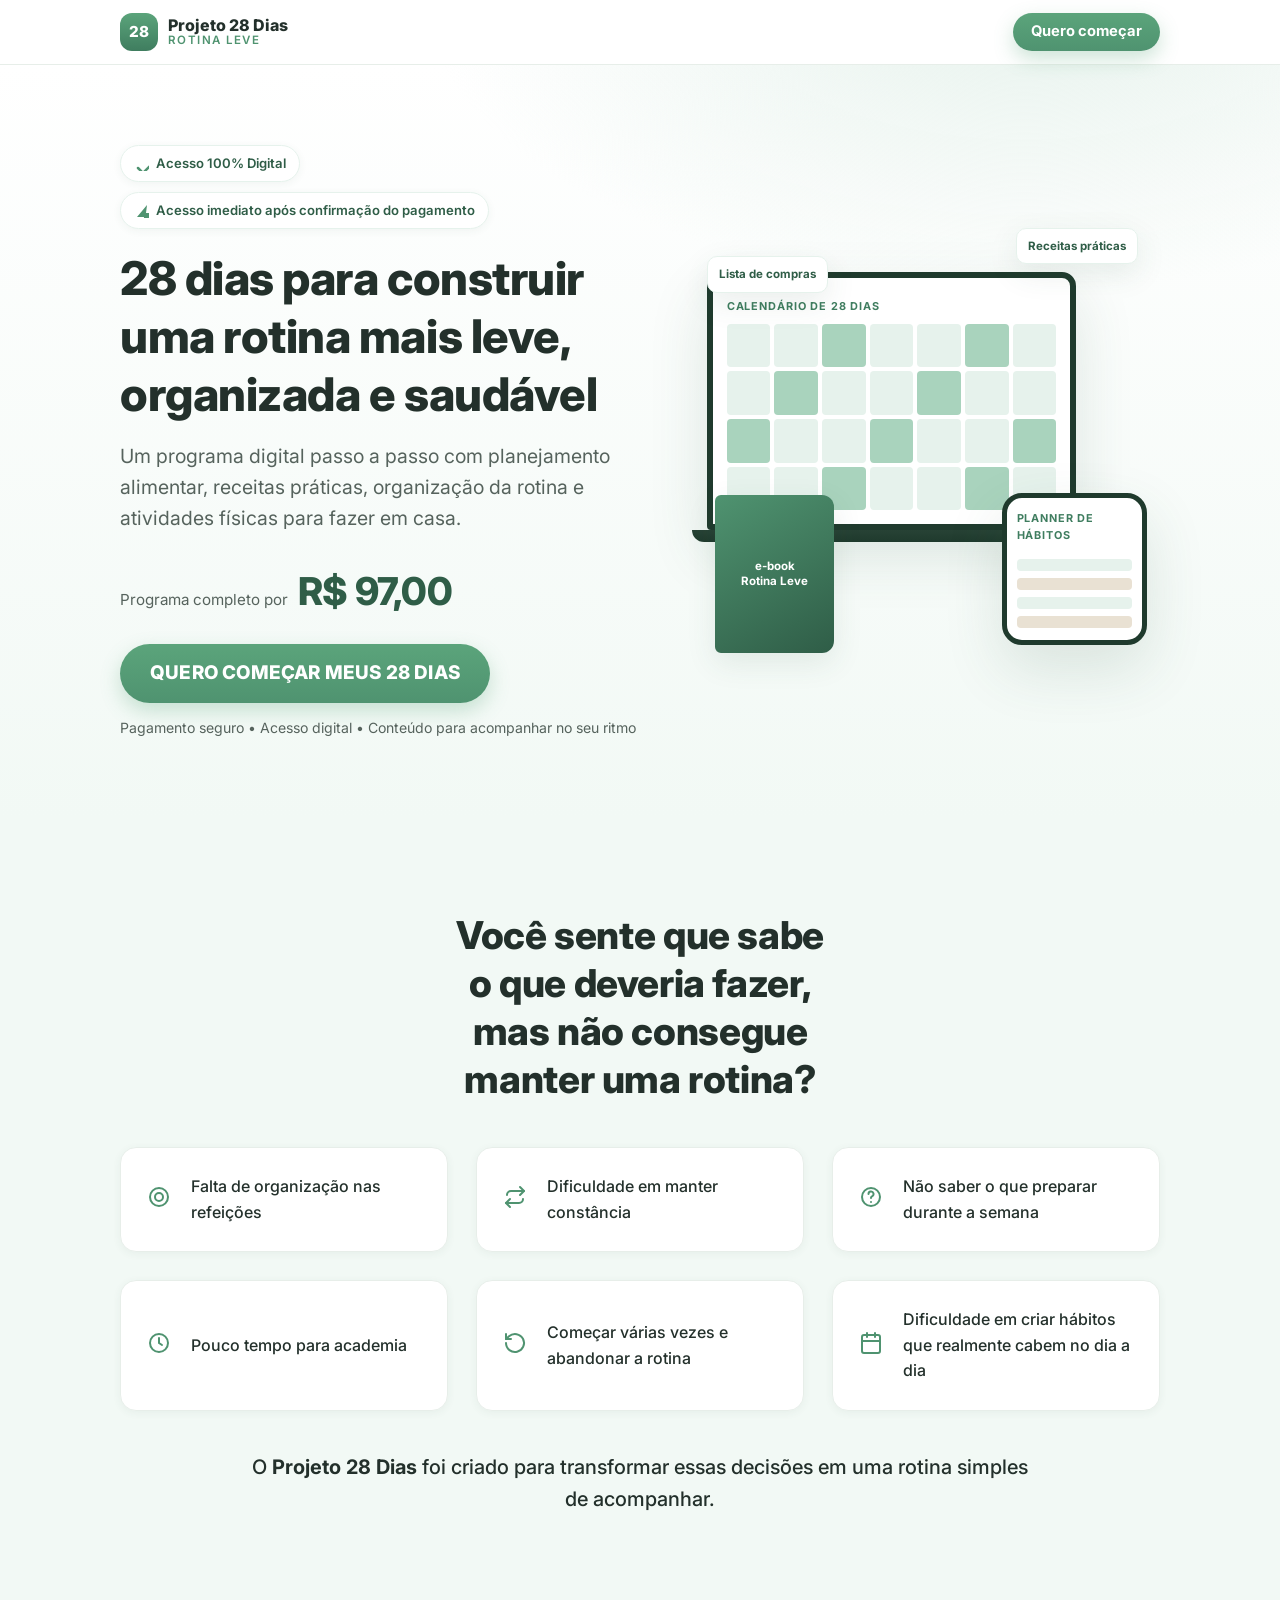
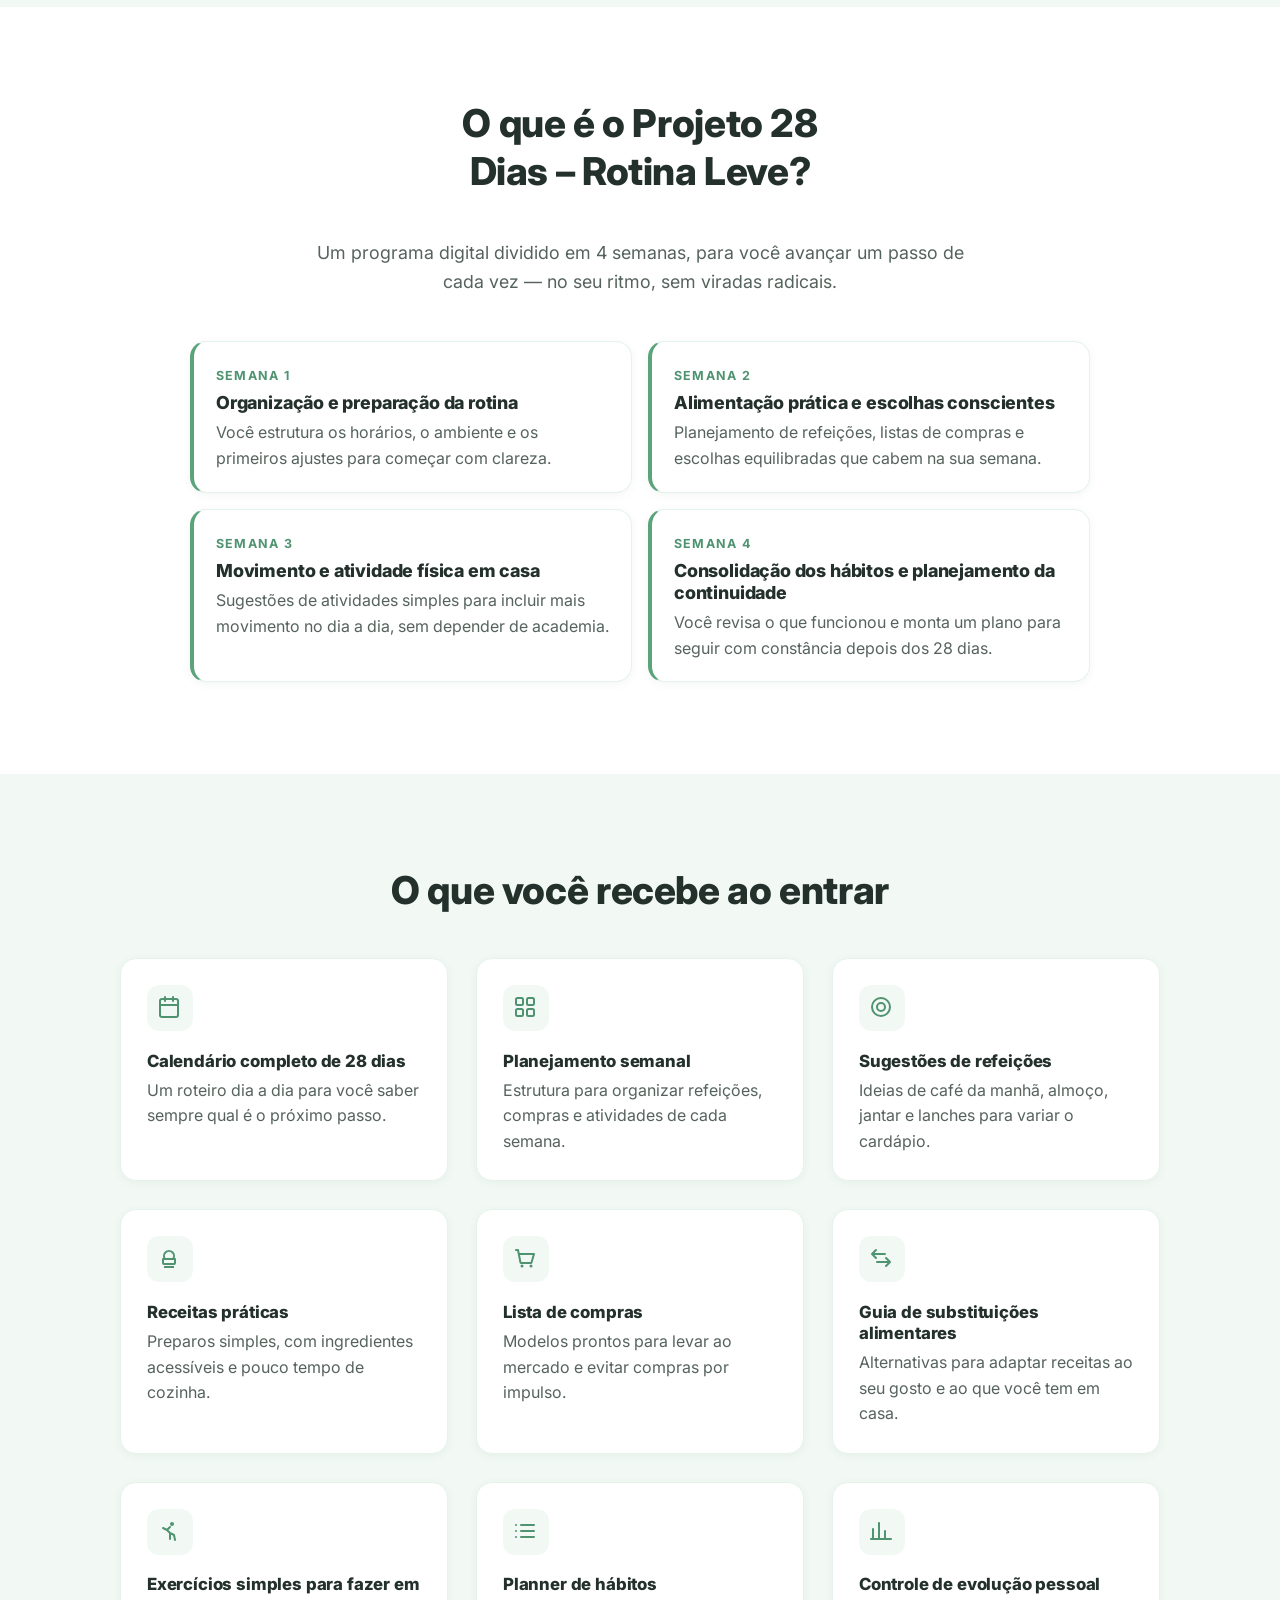
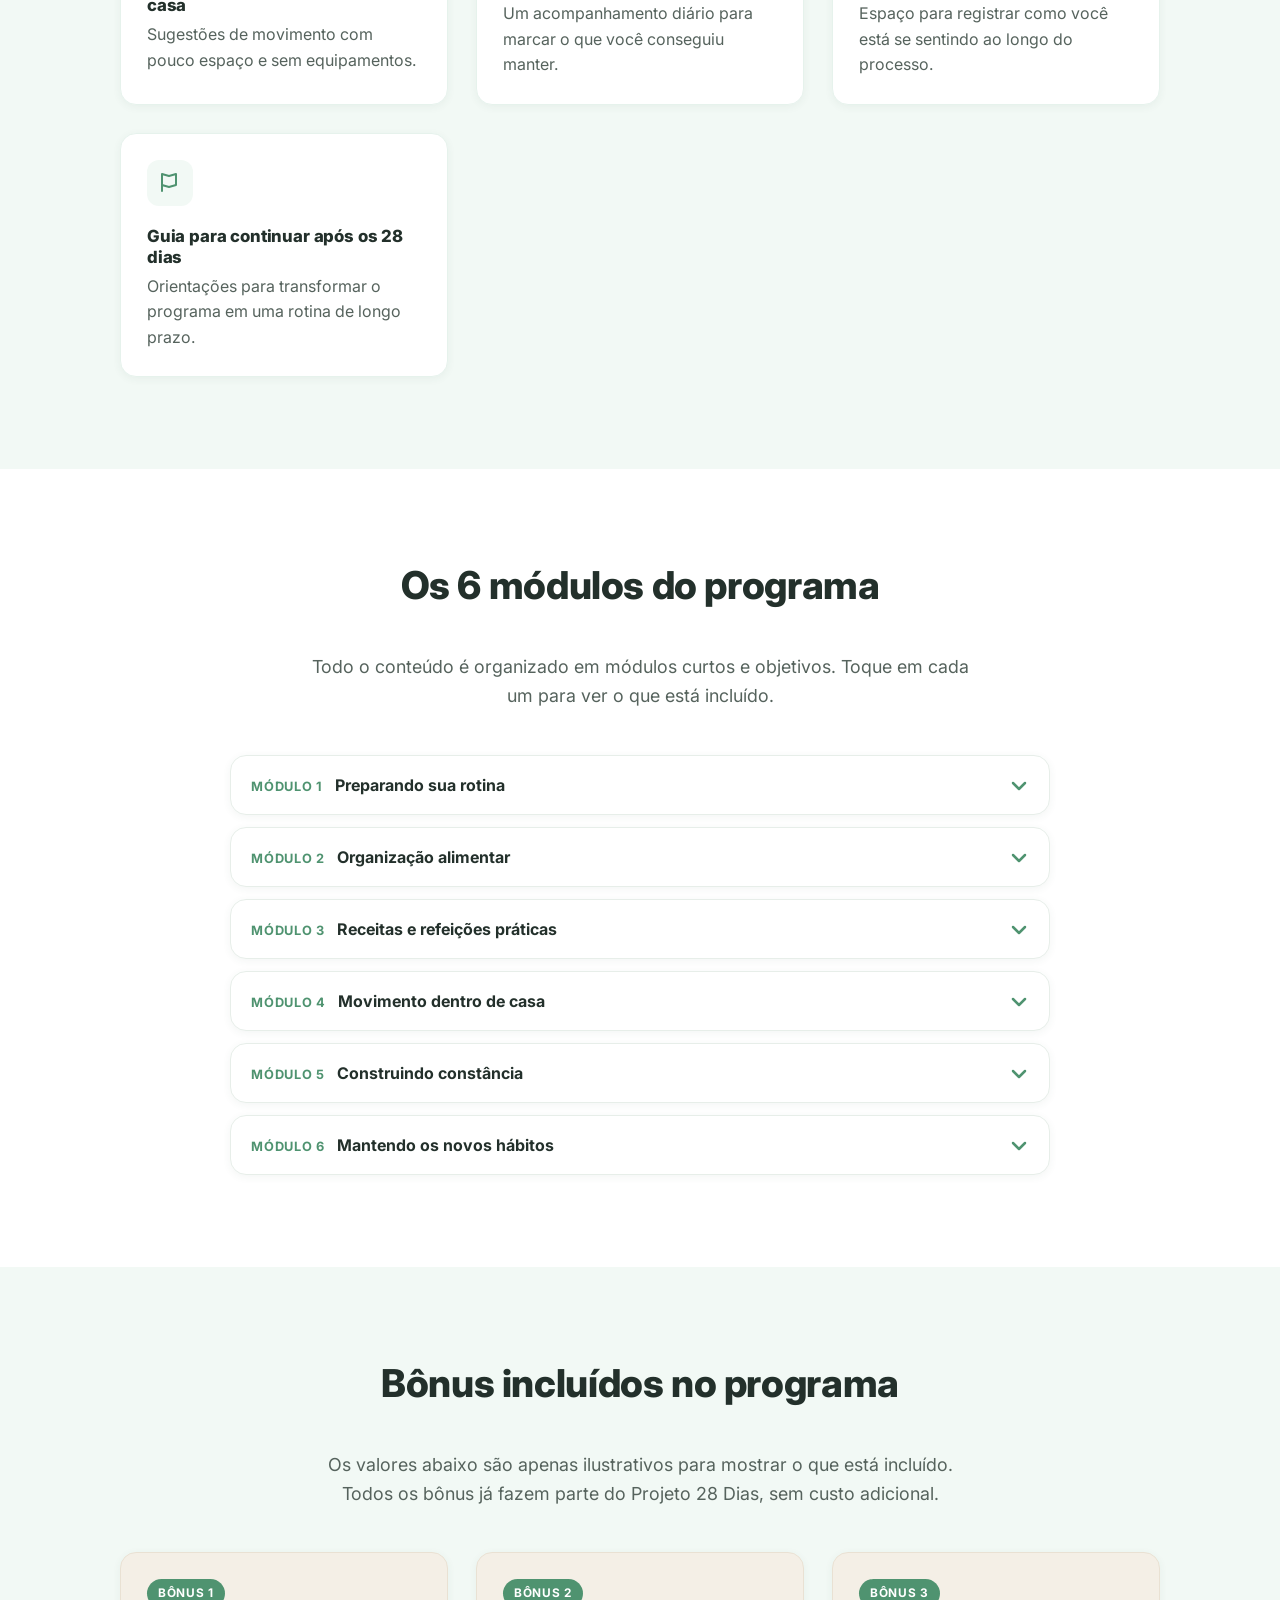
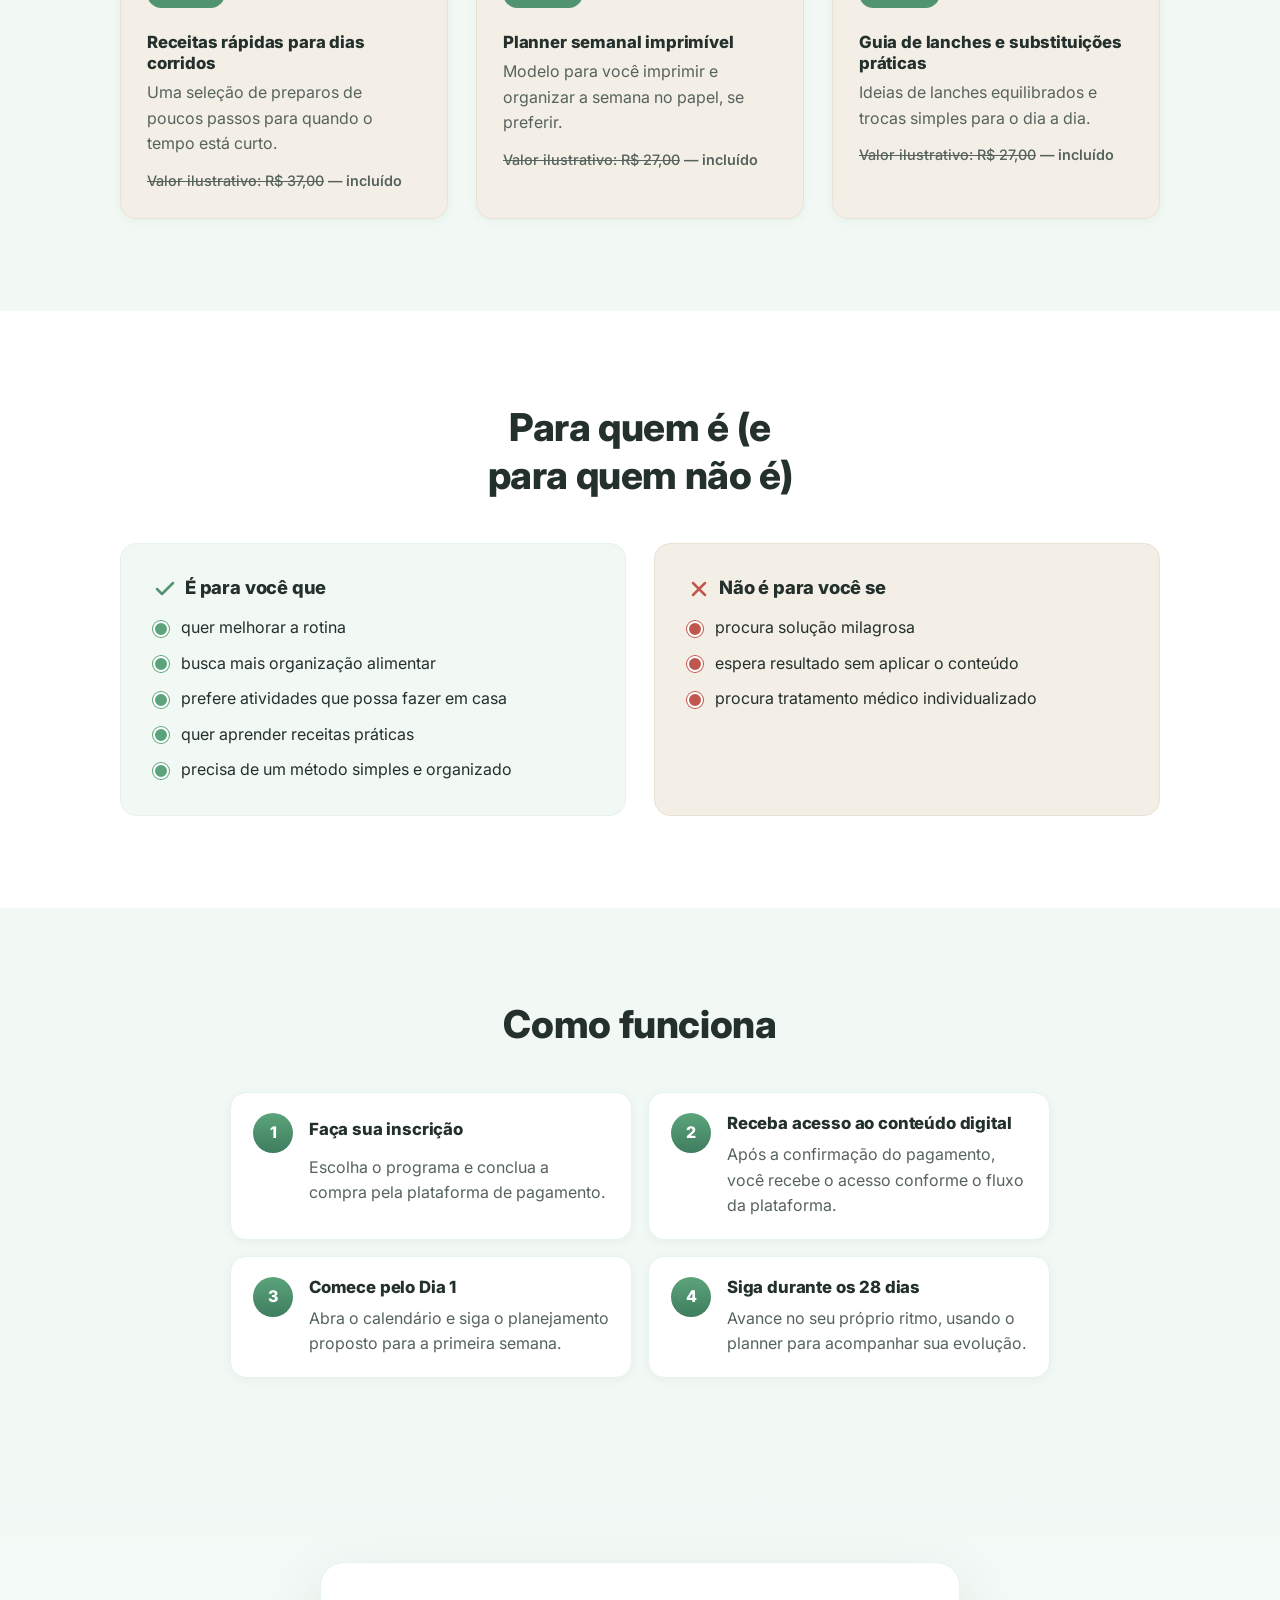
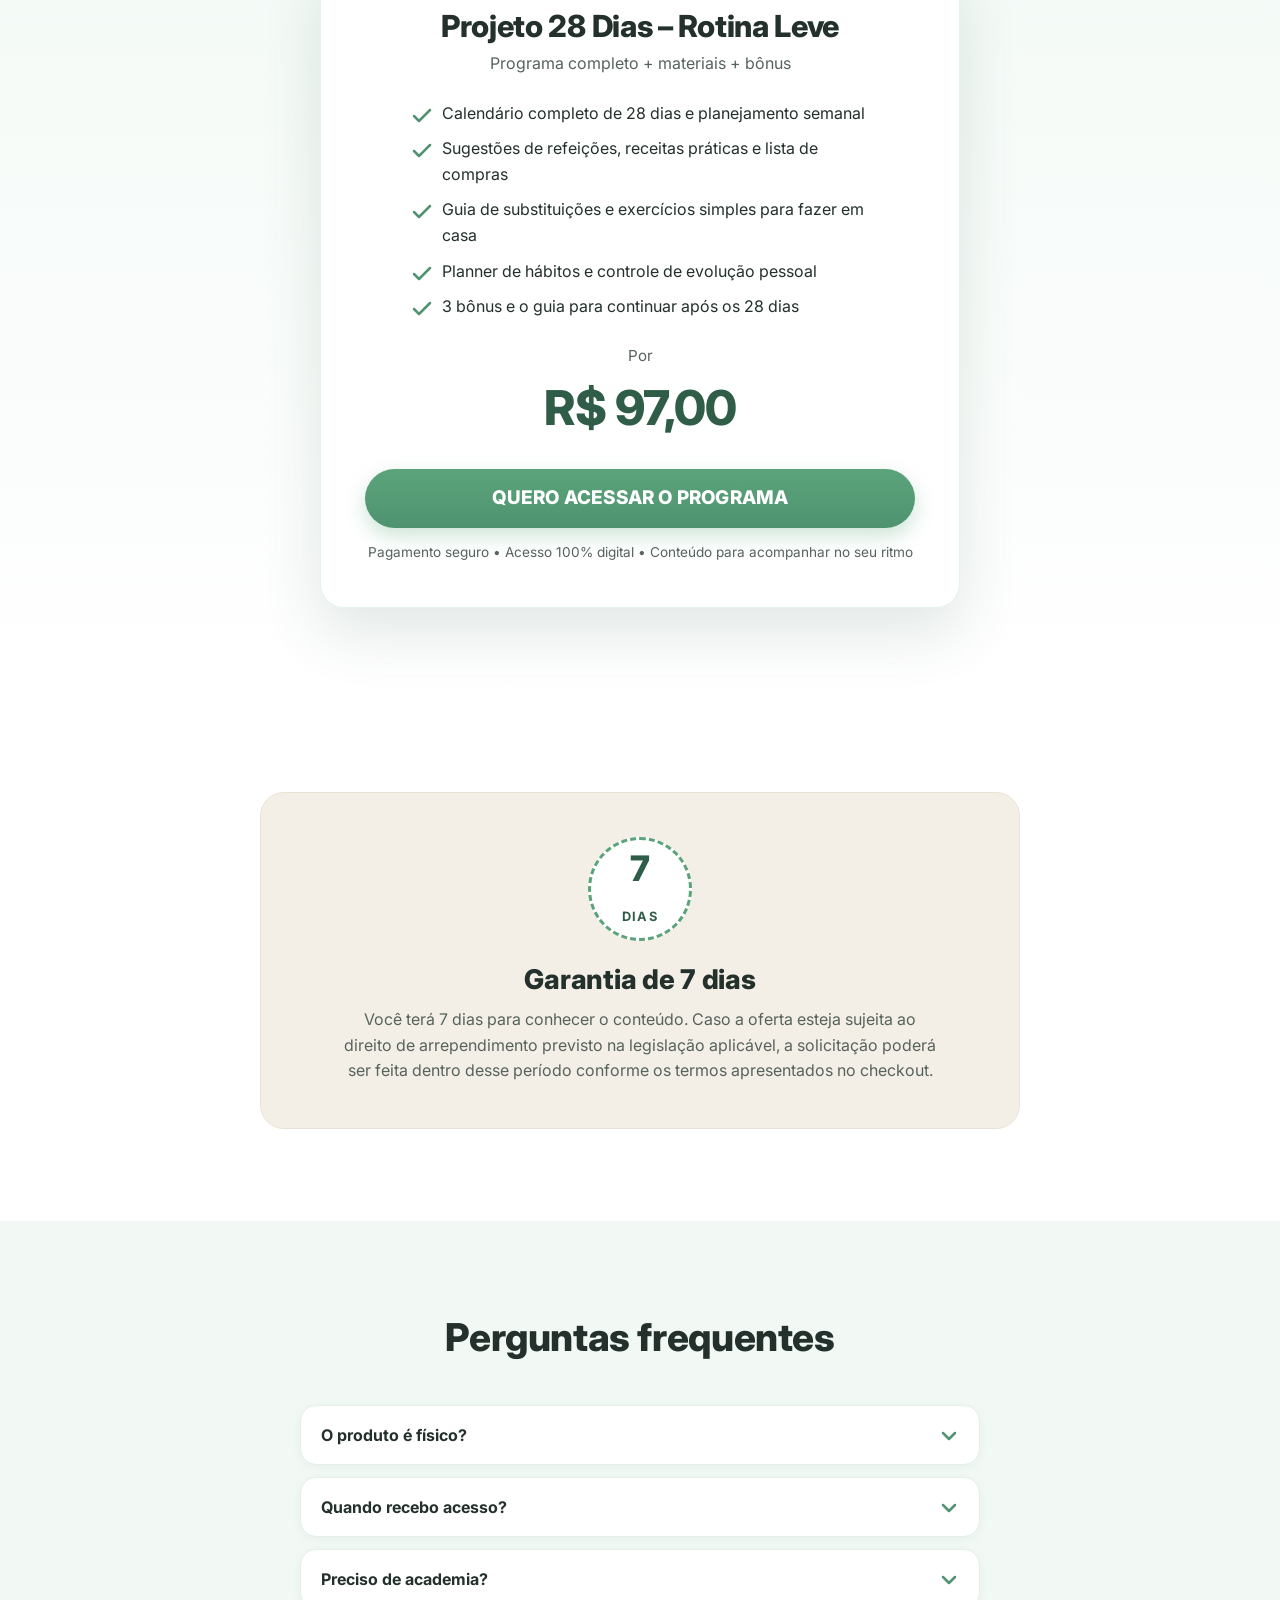
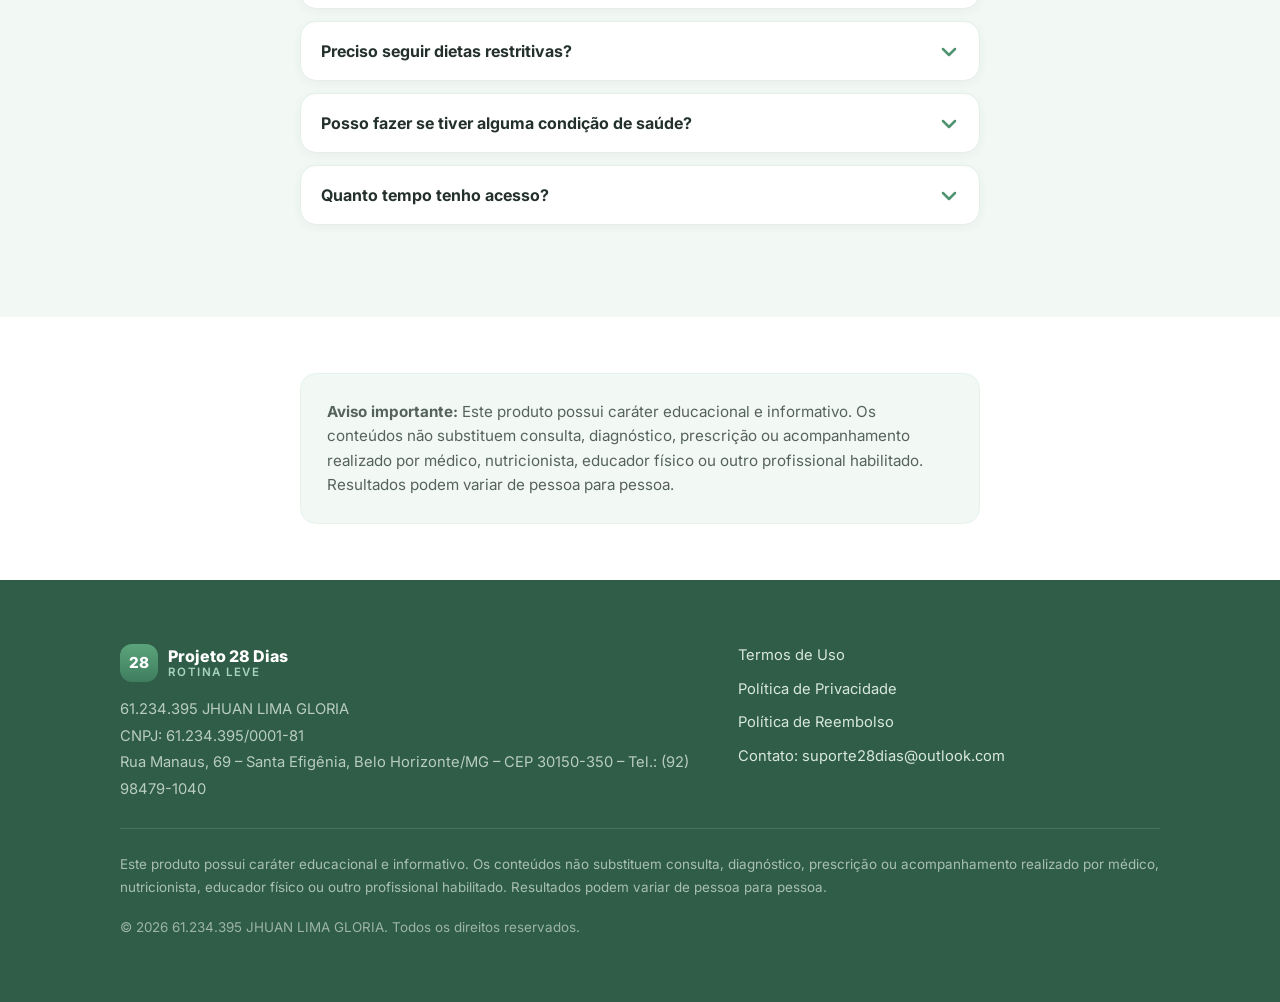
<file: index.html>
<!DOCTYPE html>
<html lang="pt-BR">
<head>
     <meta name="facebook-domain-verification" content="8h1nvyrbq6oewvk3vth55y5syfqxr0" />
<meta charset="UTF-8" />
<meta name="viewport" content="width=device-width, initial-scale=1.0" />

<title>Projeto 28 Dias – Rotina Leve | Programa digital de rotina e alimentação equilibrada</title>
<meta name="description" content="Projeto 28 Dias – Rotina Leve: programa digital passo a passo com planejamento alimentar, receitas práticas, organização da rotina e atividades físicas para fazer em casa. Acesso 100% digital." />
<meta name="theme-color" content="#5BA47B" />
<link rel="canonical" href="https://exemplo.com/" />

<!-- Open Graph -->
<meta property="og:type" content="website" />
<meta property="og:site_name" content="Projeto 28 Dias – Rotina Leve" />
<meta property="og:title" content="Projeto 28 Dias – Rotina Leve" />
<meta property="og:description" content="28 dias para construir uma rotina mais leve, organizada e saudável. Planejamento alimentar, receitas práticas e atividades físicas para fazer em casa." />
<meta property="og:url" content="https://exemplo.com/" />
<meta property="og:locale" content="pt_BR" />
<!-- Substitua pela imagem de compartilhamento real (1200x630) -->
<meta property="og:image" content="https://exemplo.com/og-image.jpg" />

<!-- Twitter -->
<meta name="twitter:card" content="summary_large_image" />
<meta name="twitter:title" content="Projeto 28 Dias – Rotina Leve" />
<meta name="twitter:description" content="28 dias para construir uma rotina mais leve, organizada e saudável." />
<meta name="twitter:image" content="https://exemplo.com/og-image.jpg" />

<!-- Favicon placeholder (troque por favicon real) -->
<link rel="icon" href="favicon.svg" type="image/svg+xml" />
<link rel="apple-touch-icon" href="favicon.svg" />

<!-- Fontes -->
<link rel="preconnect" href="https://fonts.googleapis.com" />
<link rel="preconnect" href="https://fonts.gstatic.com" crossorigin />
<link href="https://fonts.googleapis.com/css2?family=Inter:wght@400;500;600;700;800&display=swap" rel="stylesheet" />

<link rel="stylesheet" href="styles.css" />

<!-- =====================================================================
     TRACKING — PONTO DE INSERÇÃO 1 (head)
     Nada é carregado agora. Quando for ativar, cole aqui:
       • Meta Pixel (base code)
       • Google Analytics (gtag.js)
       • UTMify (script de captura de UTMs no <head>)
     ===================================================================== -->
<!-- <script>/* Meta Pixel aqui */</script> -->
<!-- <script async src="https://www.googletagmanager.com/gtag/js?id=G-XXXXXXX"></script> -->
<!-- <script>/* UTMify aqui */</script> -->
</head>
<body>

<!-- ============ HEADER ============ -->
<header class="site-header">
  <div class="container site-header__inner">
    <a href="#" class="brand" aria-label="Projeto 28 Dias – Rotina Leve">
      <span class="brand__mark" aria-hidden="true">28</span>
      <span class="brand__text">Projeto 28 Dias<small>Rotina Leve</small></span>
    </a>
    <a href="#oferta" class="btn btn--sm btn--primary js-checkout" data-track="cta_header">Quero começar</a>
  </div>
</header>

<main>

  <!-- ============ 1. HERO ============ -->
  <section class="hero">
    <div class="container hero__grid">
      <div class="hero__content reveal">
        <div class="badges">
          <span class="badge"><svg class="ico" aria-hidden="true"><use href="#i-check"/></svg> Acesso 100% Digital</span>
          <span class="badge"><svg class="ico" aria-hidden="true"><use href="#i-bolt"/></svg> Acesso imediato após confirmação do pagamento</span>
        </div>

        <h1 class="hero__title">28 dias para construir uma rotina mais leve, organizada e saudável</h1>

        <p class="hero__subtitle">Um programa digital passo a passo com planejamento alimentar, receitas práticas, organização da rotina e atividades físicas para fazer em casa.</p>

        <div class="hero__price">
          <span class="hero__price-label">Programa completo por</span>
          <span class="price price--lg"><span class="price__cents js-price">R$ 97,00</span></span>
        </div>

        <a href="#oferta" class="btn btn--lg btn--primary btn--block js-checkout" data-track="cta_hero">QUERO COMEÇAR MEUS 28 DIAS</a>

        <p class="hero__reassurance">Pagamento seguro • Acesso digital • Conteúdo para acompanhar no seu ritmo</p>
      </div>

      <div class="hero__media reveal" aria-hidden="true">
        <!-- Espaço visual para mockup do produto (notebook, celular, e-book, calendário, planner, receitas) -->
        <div class="mockup">
          <div class="mockup__laptop">
            <div class="mockup__laptop-screen">
              <span class="mockup__tag">Calendário de 28 dias</span>
              <div class="mockup__calendar">
                <span></span><span></span><span></span><span></span><span></span><span></span><span></span>
                <span></span><span></span><span></span><span></span><span></span><span></span><span></span>
                <span></span><span></span><span></span><span></span><span></span><span></span><span></span>
                <span></span><span></span><span></span><span></span><span></span><span></span><span></span>
              </div>
            </div>
            <div class="mockup__laptop-base"></div>
          </div>
          <div class="mockup__phone">
            <span class="mockup__tag">Planner de hábitos</span>
            <div class="mockup__phone-list">
              <i></i><i></i><i></i><i></i>
            </div>
          </div>
          <div class="mockup__ebook">
            <span>e-book<br>Rotina Leve</span>
          </div>
          <div class="mockup__card mockup__card--recipes">Receitas práticas</div>
          <div class="mockup__card mockup__card--list">Lista de compras</div>
        </div>
      </div>
    </div>
  </section>

  <!-- ============ 2. IDENTIFICAÇÃO ============ -->
  <section class="section section--tint" id="identificacao">
    <div class="container">
      <h2 class="section__title reveal">Você sente que sabe o que deveria fazer, mas não consegue manter uma rotina?</h2>
      <div class="grid grid--cards reveal">
        <article class="card card--pain"><svg class="ico ico--lg" aria-hidden="true"><use href="#i-plate"/></svg><p>Falta de organização nas refeições</p></article>
        <article class="card card--pain"><svg class="ico ico--lg" aria-hidden="true"><use href="#i-repeat"/></svg><p>Dificuldade em manter constância</p></article>
        <article class="card card--pain"><svg class="ico ico--lg" aria-hidden="true"><use href="#i-question"/></svg><p>Não saber o que preparar durante a semana</p></article>
        <article class="card card--pain"><svg class="ico ico--lg" aria-hidden="true"><use href="#i-clock"/></svg><p>Pouco tempo para academia</p></article>
        <article class="card card--pain"><svg class="ico ico--lg" aria-hidden="true"><use href="#i-restart"/></svg><p>Começar várias vezes e abandonar a rotina</p></article>
        <article class="card card--pain"><svg class="ico ico--lg" aria-hidden="true"><use href="#i-calendar"/></svg><p>Dificuldade em criar hábitos que realmente cabem no dia a dia</p></article>
      </div>
      <p class="section__closing reveal">O <strong>Projeto 28 Dias</strong> foi criado para transformar essas decisões em uma rotina simples de acompanhar.</p>
    </div>
  </section>

  <!-- ============ 3. APRESENTAÇÃO DO MÉTODO ============ -->
  <section class="section" id="metodo">
    <div class="container">
      <h2 class="section__title reveal">O que é o Projeto 28 Dias – Rotina Leve?</h2>
      <p class="section__lead reveal">Um programa digital dividido em 4 semanas, para você avançar um passo de cada vez — no seu ritmo, sem viradas radicais.</p>

      <ol class="timeline reveal">
        <li class="timeline__item">
          <span class="timeline__week">Semana 1</span>
          <h3 class="timeline__heading">Organização e preparação da rotina</h3>
          <p>Você estrutura os horários, o ambiente e os primeiros ajustes para começar com clareza.</p>
        </li>
        <li class="timeline__item">
          <span class="timeline__week">Semana 2</span>
          <h3 class="timeline__heading">Alimentação prática e escolhas conscientes</h3>
          <p>Planejamento de refeições, listas de compras e escolhas equilibradas que cabem na sua semana.</p>
        </li>
        <li class="timeline__item">
          <span class="timeline__week">Semana 3</span>
          <h3 class="timeline__heading">Movimento e atividade física em casa</h3>
          <p>Sugestões de atividades simples para incluir mais movimento no dia a dia, sem depender de academia.</p>
        </li>
        <li class="timeline__item">
          <span class="timeline__week">Semana 4</span>
          <h3 class="timeline__heading">Consolidação dos hábitos e planejamento da continuidade</h3>
          <p>Você revisa o que funcionou e monta um plano para seguir com constância depois dos 28 dias.</p>
        </li>
      </ol>
    </div>
  </section>

  <!-- ============ 4. O QUE VOCÊ RECEBE ============ -->
  <section class="section section--tint" id="conteudo">
    <div class="container">
      <h2 class="section__title reveal">O que você recebe ao entrar</h2>
      <div class="grid grid--deliverables reveal">
        <article class="card card--deliverable"><svg class="ico ico--lg" aria-hidden="true"><use href="#i-calendar"/></svg><h3>Calendário completo de 28 dias</h3><p>Um roteiro dia a dia para você saber sempre qual é o próximo passo.</p></article>
        <article class="card card--deliverable"><svg class="ico ico--lg" aria-hidden="true"><use href="#i-grid"/></svg><h3>Planejamento semanal</h3><p>Estrutura para organizar refeições, compras e atividades de cada semana.</p></article>
        <article class="card card--deliverable"><svg class="ico ico--lg" aria-hidden="true"><use href="#i-plate"/></svg><h3>Sugestões de refeições</h3><p>Ideias de café da manhã, almoço, jantar e lanches para variar o cardápio.</p></article>
        <article class="card card--deliverable"><svg class="ico ico--lg" aria-hidden="true"><use href="#i-chef"/></svg><h3>Receitas práticas</h3><p>Preparos simples, com ingredientes acessíveis e pouco tempo de cozinha.</p></article>
        <article class="card card--deliverable"><svg class="ico ico--lg" aria-hidden="true"><use href="#i-cart"/></svg><h3>Lista de compras</h3><p>Modelos prontos para levar ao mercado e evitar compras por impulso.</p></article>
        <article class="card card--deliverable"><svg class="ico ico--lg" aria-hidden="true"><use href="#i-swap"/></svg><h3>Guia de substituições alimentares</h3><p>Alternativas para adaptar receitas ao seu gosto e ao que você tem em casa.</p></article>
        <article class="card card--deliverable"><svg class="ico ico--lg" aria-hidden="true"><use href="#i-run"/></svg><h3>Exercícios simples para fazer em casa</h3><p>Sugestões de movimento com pouco espaço e sem equipamentos.</p></article>
        <article class="card card--deliverable"><svg class="ico ico--lg" aria-hidden="true"><use href="#i-list"/></svg><h3>Planner de hábitos</h3><p>Um acompanhamento diário para marcar o que você conseguiu manter.</p></article>
        <article class="card card--deliverable"><svg class="ico ico--lg" aria-hidden="true"><use href="#i-chart"/></svg><h3>Controle de evolução pessoal</h3><p>Espaço para registrar como você está se sentindo ao longo do processo.</p></article>
        <article class="card card--deliverable"><svg class="ico ico--lg" aria-hidden="true"><use href="#i-flag"/></svg><h3>Guia para continuar após os 28 dias</h3><p>Orientações para transformar o programa em uma rotina de longo prazo.</p></article>
      </div>
    </div>
  </section>

  <!-- ============ 5. MÓDULOS ============ -->
  <section class="section" id="modulos">
    <div class="container">
      <h2 class="section__title reveal">Os 6 módulos do programa</h2>
      <p class="section__lead reveal">Todo o conteúdo é organizado em módulos curtos e objetivos. Toque em cada um para ver o que está incluído.</p>

      <div class="accordion reveal" id="accordion-modulos">
        <div class="accordion__item">
          <button class="accordion__trigger" aria-expanded="false" aria-controls="mod-1">
            <span><span class="accordion__num">Módulo 1</span> Preparando sua rotina</span>
            <svg class="ico accordion__chevron" aria-hidden="true"><use href="#i-chevron"/></svg>
          </button>
          <div class="accordion__panel" id="mod-1" role="region">
            <p>Como organizar horários, ambiente e expectativas para começar os 28 dias com clareza e sem sobrecarga.</p>
          </div>
        </div>
        <div class="accordion__item">
          <button class="accordion__trigger" aria-expanded="false" aria-controls="mod-2">
            <span><span class="accordion__num">Módulo 2</span> Organização alimentar</span>
            <svg class="ico accordion__chevron" aria-hidden="true"><use href="#i-chevron"/></svg>
          </button>
          <div class="accordion__panel" id="mod-2" role="region">
            <p>Planejamento de refeições, montagem de listas de compras e ideias para tornar a alimentação mais equilibrada no dia a dia.</p>
          </div>
        </div>
        <div class="accordion__item">
          <button class="accordion__trigger" aria-expanded="false" aria-controls="mod-3">
            <span><span class="accordion__num">Módulo 3</span> Receitas e refeições práticas</span>
            <svg class="ico accordion__chevron" aria-hidden="true"><use href="#i-chevron"/></svg>
          </button>
          <div class="accordion__panel" id="mod-3" role="region">
            <p>Receitas simples e rápidas para diferentes momentos do dia, com opções de substituição de ingredientes.</p>
          </div>
        </div>
        <div class="accordion__item">
          <button class="accordion__trigger" aria-expanded="false" aria-controls="mod-4">
            <span><span class="accordion__num">Módulo 4</span> Movimento dentro de casa</span>
            <svg class="ico accordion__chevron" aria-hidden="true"><use href="#i-chevron"/></svg>
          </button>
          <div class="accordion__panel" id="mod-4" role="region">
            <p>Sugestões de atividades físicas leves para fazer em casa, com foco em consistência e não em intensidade.</p>
          </div>
        </div>
        <div class="accordion__item">
          <button class="accordion__trigger" aria-expanded="false" aria-controls="mod-5">
            <span><span class="accordion__num">Módulo 5</span> Construindo constância</span>
            <svg class="ico accordion__chevron" aria-hidden="true"><use href="#i-chevron"/></svg>
          </button>
          <div class="accordion__panel" id="mod-5" role="region">
            <p>Estratégias práticas para lidar com dias difíceis, recomeços e para manter o ritmo ao longo das semanas.</p>
          </div>
        </div>
        <div class="accordion__item">
          <button class="accordion__trigger" aria-expanded="false" aria-controls="mod-6">
            <span><span class="accordion__num">Módulo 6</span> Mantendo os novos hábitos</span>
            <svg class="ico accordion__chevron" aria-hidden="true"><use href="#i-chevron"/></svg>
          </button>
          <div class="accordion__panel" id="mod-6" role="region">
            <p>Como planejar a continuidade depois dos 28 dias, revisando o que funcionou e ajustando o que for necessário.</p>
          </div>
        </div>
      </div>
    </div>
  </section>

  <!-- ============ 6. BÔNUS ============ -->
  <section class="section section--tint" id="bonus">
    <div class="container">
      <h2 class="section__title reveal">Bônus incluídos no programa</h2>
      <p class="section__lead reveal">Os valores abaixo são apenas ilustrativos para mostrar o que está incluído. Todos os bônus já fazem parte do Projeto 28 Dias, sem custo adicional.</p>
      <div class="grid grid--cards reveal">
        <article class="card card--bonus">
          <span class="card__badge">Bônus 1</span>
          <h3>Receitas rápidas para dias corridos</h3>
          <p>Uma seleção de preparos de poucos passos para quando o tempo está curto.</p>
          <p class="card__value"><span>Valor ilustrativo: R$ 37,00</span> — incluído</p>
        </article>
        <article class="card card--bonus">
          <span class="card__badge">Bônus 2</span>
          <h3>Planner semanal imprimível</h3>
          <p>Modelo para você imprimir e organizar a semana no papel, se preferir.</p>
          <p class="card__value"><span>Valor ilustrativo: R$ 27,00</span> — incluído</p>
        </article>
        <article class="card card--bonus">
          <span class="card__badge">Bônus 3</span>
          <h3>Guia de lanches e substituições práticas</h3>
          <p>Ideias de lanches equilibrados e trocas simples para o dia a dia.</p>
          <p class="card__value"><span>Valor ilustrativo: R$ 27,00</span> — incluído</p>
        </article>
      </div>
    </div>
  </section>

  <!-- ============ 7. PARA QUEM É ============ -->
  <section class="section" id="para-quem">
    <div class="container">
      <h2 class="section__title reveal">Para quem é (e para quem não é)</h2>
      <div class="grid grid--two reveal">
        <div class="panel panel--yes">
          <h3><svg class="ico" aria-hidden="true"><use href="#i-check"/></svg> É para você que</h3>
          <ul class="ticklist">
            <li>quer melhorar a rotina</li>
            <li>busca mais organização alimentar</li>
            <li>prefere atividades que possa fazer em casa</li>
            <li>quer aprender receitas práticas</li>
            <li>precisa de um método simples e organizado</li>
          </ul>
        </div>
        <div class="panel panel--no">
          <h3><svg class="ico" aria-hidden="true"><use href="#i-x"/></svg> Não é para você se</h3>
          <ul class="ticklist ticklist--no">
            <li>procura solução milagrosa</li>
            <li>espera resultado sem aplicar o conteúdo</li>
            <li>procura tratamento médico individualizado</li>
          </ul>
        </div>
      </div>
    </div>
  </section>

  <!-- ============ 8. COMO FUNCIONA ============ -->
  <section class="section section--tint" id="como-funciona">
    <div class="container">
      <h2 class="section__title reveal">Como funciona</h2>
      <ol class="steps reveal">
        <li class="step"><span class="step__num">1</span><h3>Faça sua inscrição</h3><p>Escolha o programa e conclua a compra pela plataforma de pagamento.</p></li>
        <li class="step"><span class="step__num">2</span><h3>Receba acesso ao conteúdo digital</h3><p>Após a confirmação do pagamento, você recebe o acesso conforme o fluxo da plataforma.</p></li>
        <li class="step"><span class="step__num">3</span><h3>Comece pelo Dia 1</h3><p>Abra o calendário e siga o planejamento proposto para a primeira semana.</p></li>
        <li class="step"><span class="step__num">4</span><h3>Siga durante os 28 dias</h3><p>Avance no seu próprio ritmo, usando o planner para acompanhar sua evolução.</p></li>
      </ol>
    </div>
  </section>

  <!-- ============ 9. OFERTA ============ -->
  <section class="section offer" id="oferta">
    <div class="container">
      <div class="offer__box reveal">
        <h2 class="offer__title">Projeto 28 Dias – Rotina Leve</h2>
        <p class="offer__desc">Programa completo + materiais + bônus</p>

        <ul class="offer__list">
          <li><svg class="ico" aria-hidden="true"><use href="#i-check"/></svg> Calendário completo de 28 dias e planejamento semanal</li>
          <li><svg class="ico" aria-hidden="true"><use href="#i-check"/></svg> Sugestões de refeições, receitas práticas e lista de compras</li>
          <li><svg class="ico" aria-hidden="true"><use href="#i-check"/></svg> Guia de substituições e exercícios simples para fazer em casa</li>
          <li><svg class="ico" aria-hidden="true"><use href="#i-check"/></svg> Planner de hábitos e controle de evolução pessoal</li>
          <li><svg class="ico" aria-hidden="true"><use href="#i-check"/></svg> 3 bônus e o guia para continuar após os 28 dias</li>
        </ul>

        <div class="offer__price">
          <span class="offer__price-label">Por</span>
          <span class="price price--xl"><span class="price__cents js-price">R$ 97,00</span></span>
        </div>

        <a href="#" class="btn btn--lg btn--primary btn--block js-checkout" data-track="cta_oferta">QUERO ACESSAR O PROGRAMA</a>
        <p class="offer__note">Pagamento seguro • Acesso 100% digital • Conteúdo para acompanhar no seu ritmo</p>
      </div>
    </div>
  </section>

  <!-- ============ 10. GARANTIA ============ -->
  <section class="section" id="garantia">
    <div class="container">
      <div class="guarantee reveal">
        <div class="guarantee__seal" aria-hidden="true"><span>7</span><small>dias</small></div>
        <div class="guarantee__text">
          <h2>Garantia de 7 dias</h2>
          <p>Você terá 7 dias para conhecer o conteúdo. Caso a oferta esteja sujeita ao direito de arrependimento previsto na legislação aplicável, a solicitação poderá ser feita dentro desse período conforme os termos apresentados no checkout.</p>
        </div>
      </div>
    </div>
  </section>

  <!-- ============ 11. FAQ ============ -->
  <section class="section section--tint" id="faq">
    <div class="container container--narrow">
      <h2 class="section__title reveal">Perguntas frequentes</h2>
      <div class="accordion reveal" id="accordion-faq">
        <div class="accordion__item">
          <button class="accordion__trigger" aria-expanded="false" aria-controls="faq-1"><span>O produto é físico?</span><svg class="ico accordion__chevron" aria-hidden="true"><use href="#i-chevron"/></svg></button>
          <div class="accordion__panel" id="faq-1" role="region"><p>Não. O Projeto 28 Dias é um produto 100% digital.</p></div>
        </div>
        <div class="accordion__item">
          <button class="accordion__trigger" aria-expanded="false" aria-controls="faq-2"><span>Quando recebo acesso?</span><svg class="ico accordion__chevron" aria-hidden="true"><use href="#i-chevron"/></svg></button>
          <div class="accordion__panel" id="faq-2" role="region"><p>Após a confirmação do pagamento, conforme o fluxo da plataforma utilizada.</p></div>
        </div>
        <div class="accordion__item">
          <button class="accordion__trigger" aria-expanded="false" aria-controls="faq-3"><span>Preciso de academia?</span><svg class="ico accordion__chevron" aria-hidden="true"><use href="#i-chevron"/></svg></button>
          <div class="accordion__panel" id="faq-3" role="region"><p>Não. O programa inclui sugestões de atividades que podem ser feitas em casa.</p></div>
        </div>
        <div class="accordion__item">
          <button class="accordion__trigger" aria-expanded="false" aria-controls="faq-4"><span>Preciso seguir dietas restritivas?</span><svg class="ico accordion__chevron" aria-hidden="true"><use href="#i-chevron"/></svg></button>
          <div class="accordion__panel" id="faq-4" role="region"><p>O conteúdo é educacional e voltado à organização de hábitos e alimentação. Não substitui acompanhamento individual de nutricionista ou outro profissional de saúde.</p></div>
        </div>
        <div class="accordion__item">
          <button class="accordion__trigger" aria-expanded="false" aria-controls="faq-5"><span>Posso fazer se tiver alguma condição de saúde?</span><svg class="ico accordion__chevron" aria-hidden="true"><use href="#i-chevron"/></svg></button>
          <div class="accordion__panel" id="faq-5" role="region"><p>A pessoa deve consultar um profissional de saúde antes de iniciar mudanças relevantes na alimentação ou atividade física caso tenha condição médica, utilize medicamentos, esteja grávida ou tenha qualquer limitação específica.</p></div>
        </div>
        <div class="accordion__item">
          <button class="accordion__trigger" aria-expanded="false" aria-controls="faq-6"><span>Quanto tempo tenho acesso?</span><svg class="ico accordion__chevron" aria-hidden="true"><use href="#i-chevron"/></svg></button>
          <div class="accordion__panel" id="faq-6" role="region"><p class="js-access-text">Acesso conforme condições informadas no momento da compra.</p></div>
        </div>
      </div>
    </div>
  </section>

  <!-- ============ 12. AVISO IMPORTANTE ============ -->
  <section class="section notice-section">
    <div class="container container--narrow">
      <p class="notice reveal">
        <strong>Aviso importante:</strong> Este produto possui caráter educacional e informativo. Os conteúdos não substituem consulta, diagnóstico, prescrição ou acompanhamento realizado por médico, nutricionista, educador físico ou outro profissional habilitado. Resultados podem variar de pessoa para pessoa.
      </p>
    </div>
  </section>

</main>

<!-- ============ 13. RODAPÉ ============ -->
<footer class="site-footer">
  <div class="container">
    <div class="site-footer__grid">
      <div>
        <a href="#" class="brand brand--footer">
          <span class="brand__mark" aria-hidden="true">28</span>
          <span class="brand__text">Projeto 28 Dias<small>Rotina Leve</small></span>
        </a>
        <p class="site-footer__company">
          <span class="js-company-name">61.234.395 JHUAN LIMA GLORIA</span><br>
          <span class="js-company-doc">CNPJ: 61.234.395/0001-81</span><br>
          <span class="js-company-address">Rua Manaus, 69 – Santa Efigênia, Belo Horizonte/MG – CEP 30150-350 – Tel.: (92) 98479-1040</span>
        </p>
      </div>
      <nav class="site-footer__links" aria-label="Links institucionais">
        <a href="termos.html">Termos de Uso</a>
        <a href="privacidade.html">Política de Privacidade</a>
        <a href="reembolso.html">Política de Reembolso</a>
        <a href="#" class="js-contact-link">Contato</a>
      </nav>
    </div>

    <p class="site-footer__disclaimer">
      Este produto possui caráter educacional e informativo. Os conteúdos não substituem consulta, diagnóstico, prescrição ou acompanhamento realizado por médico, nutricionista, educador físico ou outro profissional habilitado. Resultados podem variar de pessoa para pessoa.
    </p>

    <p class="site-footer__copy">
      &copy; <span class="js-year">2026</span> <span class="js-company-name">61.234.395 JHUAN LIMA GLORIA</span>. Todos os direitos reservados.
    </p>
  </div>
</footer>

<!-- ============ CTA FIXO (MOBILE) ============ -->
<div class="sticky-cta" id="stickyCta" hidden>
  <div class="sticky-cta__inner container">
    <div class="sticky-cta__price">
      <small>Projeto 28 Dias</small>
      <strong class="js-price">R$ 97,00</strong>
    </div>
    <a href="#oferta" class="btn btn--primary js-checkout" data-track="cta_sticky">Começar agora</a>
  </div>
</div>

<!-- ============ SPRITE DE ÍCONES (SVG) ============ -->
<svg width="0" height="0" style="position:absolute" aria-hidden="true" focusable="false">
  <defs>
    <g id="i-check"><path d="M20 6 9 17l-5-5" fill="none" stroke="currentColor" stroke-width="2.5" stroke-linecap="round" stroke-linejoin="round"/></g>
    <g id="i-x"><path d="M18 6 6 18M6 6l12 12" fill="none" stroke="currentColor" stroke-width="2.5" stroke-linecap="round"/></g>
    <g id="i-bolt"><path d="M13 2 3 14h7l-1 8 10-12h-7l1-8z" fill="currentColor"/></g>
    <g id="i-chevron"><path d="m6 9 6 6 6-6" fill="none" stroke="currentColor" stroke-width="2.5" stroke-linecap="round" stroke-linejoin="round"/></g>
    <g id="i-calendar"><rect x="3" y="4" width="18" height="18" rx="2" fill="none" stroke="currentColor" stroke-width="2"/><path d="M3 10h18M8 2v4M16 2v4" stroke="currentColor" stroke-width="2" stroke-linecap="round"/></g>
    <g id="i-plate"><circle cx="12" cy="12" r="9" fill="none" stroke="currentColor" stroke-width="2"/><circle cx="12" cy="12" r="4" fill="none" stroke="currentColor" stroke-width="2"/></g>
    <g id="i-clock"><circle cx="12" cy="12" r="9" fill="none" stroke="currentColor" stroke-width="2"/><path d="M12 7v5l3 2" fill="none" stroke="currentColor" stroke-width="2" stroke-linecap="round"/></g>
    <g id="i-repeat"><path d="M17 2l4 4-4 4M7 22l-4-4 4-4" fill="none" stroke="currentColor" stroke-width="2" stroke-linecap="round" stroke-linejoin="round"/><path d="M21 6H8a4 4 0 0 0-4 4M3 18h13a4 4 0 0 0 4-4" fill="none" stroke="currentColor" stroke-width="2" stroke-linecap="round"/></g>
    <g id="i-restart"><path d="M3 12a9 9 0 1 0 3-6.7L3 8" fill="none" stroke="currentColor" stroke-width="2" stroke-linecap="round" stroke-linejoin="round"/><path d="M3 3v5h5" fill="none" stroke="currentColor" stroke-width="2" stroke-linecap="round" stroke-linejoin="round"/></g>
    <g id="i-question"><circle cx="12" cy="12" r="9" fill="none" stroke="currentColor" stroke-width="2"/><path d="M9.5 9a2.5 2.5 0 1 1 3.5 2.3c-.8.4-1 .9-1 1.7M12 17h.01" fill="none" stroke="currentColor" stroke-width="2" stroke-linecap="round"/></g>
    <g id="i-grid"><rect x="3" y="3" width="7" height="7" rx="1.5" fill="none" stroke="currentColor" stroke-width="2"/><rect x="14" y="3" width="7" height="7" rx="1.5" fill="none" stroke="currentColor" stroke-width="2"/><rect x="3" y="14" width="7" height="7" rx="1.5" fill="none" stroke="currentColor" stroke-width="2"/><rect x="14" y="14" width="7" height="7" rx="1.5" fill="none" stroke="currentColor" stroke-width="2"/></g>
    <g id="i-chef"><path d="M7 21h10M6 13h12v4a1 1 0 0 1-1 1H7a1 1 0 0 1-1-1v-4z" fill="none" stroke="currentColor" stroke-width="2" stroke-linejoin="round"/><path d="M8 13a5 5 0 1 1 8 0" fill="none" stroke="currentColor" stroke-width="2"/></g>
    <g id="i-cart"><path d="M3 4h2l2.4 12.2a1 1 0 0 0 1 .8h9.2a1 1 0 0 0 1-.8L21 8H6" fill="none" stroke="currentColor" stroke-width="2" stroke-linecap="round" stroke-linejoin="round"/><circle cx="9" cy="20" r="1.5" fill="currentColor"/><circle cx="18" cy="20" r="1.5" fill="currentColor"/></g>
    <g id="i-swap"><path d="M7 4 3 8l4 4M3 8h13M17 20l4-4-4-4M21 16H8" fill="none" stroke="currentColor" stroke-width="2" stroke-linecap="round" stroke-linejoin="round"/></g>
    <g id="i-run"><circle cx="15" cy="5" r="2" fill="currentColor"/><path d="M13 8l-3 3 3 3v6M10 11 6 9M13 14l4 2 1 5" fill="none" stroke="currentColor" stroke-width="2" stroke-linecap="round" stroke-linejoin="round"/></g>
    <g id="i-list"><path d="M8 6h13M8 12h13M8 18h13M3 6h.01M3 12h.01M3 18h.01" stroke="currentColor" stroke-width="2" stroke-linecap="round"/></g>
    <g id="i-chart"><path d="M4 20V10M10 20V4M16 20v-8M22 20H2" fill="none" stroke="currentColor" stroke-width="2" stroke-linecap="round"/></g>
    <g id="i-flag"><path d="M5 21V4m0 0 7 2 7-2v11l-7 2-7-2" fill="none" stroke="currentColor" stroke-width="2" stroke-linecap="round" stroke-linejoin="round"/></g>
  </defs>
</svg>

<script src="script.js"></script>

<!-- =====================================================================
     TRACKING — PONTO DE INSERÇÃO 2 (fim do body)
     Cole aqui scripts que devem carregar depois do conteúdo:
       • Meta Pixel <noscript> (img)
       • Eventos de conversão (ex.: fbq('track','InitiateCheckout') no clique do CTA)
       • UTMify: repasse de UTMs para o CHECKOUT_URL (já há hook em script.js)
     Os botões de compra têm data-track (cta_hero, cta_oferta, etc.) para você
     disparar eventos com facilidade.
     ===================================================================== -->
</body>
</html>
</file>
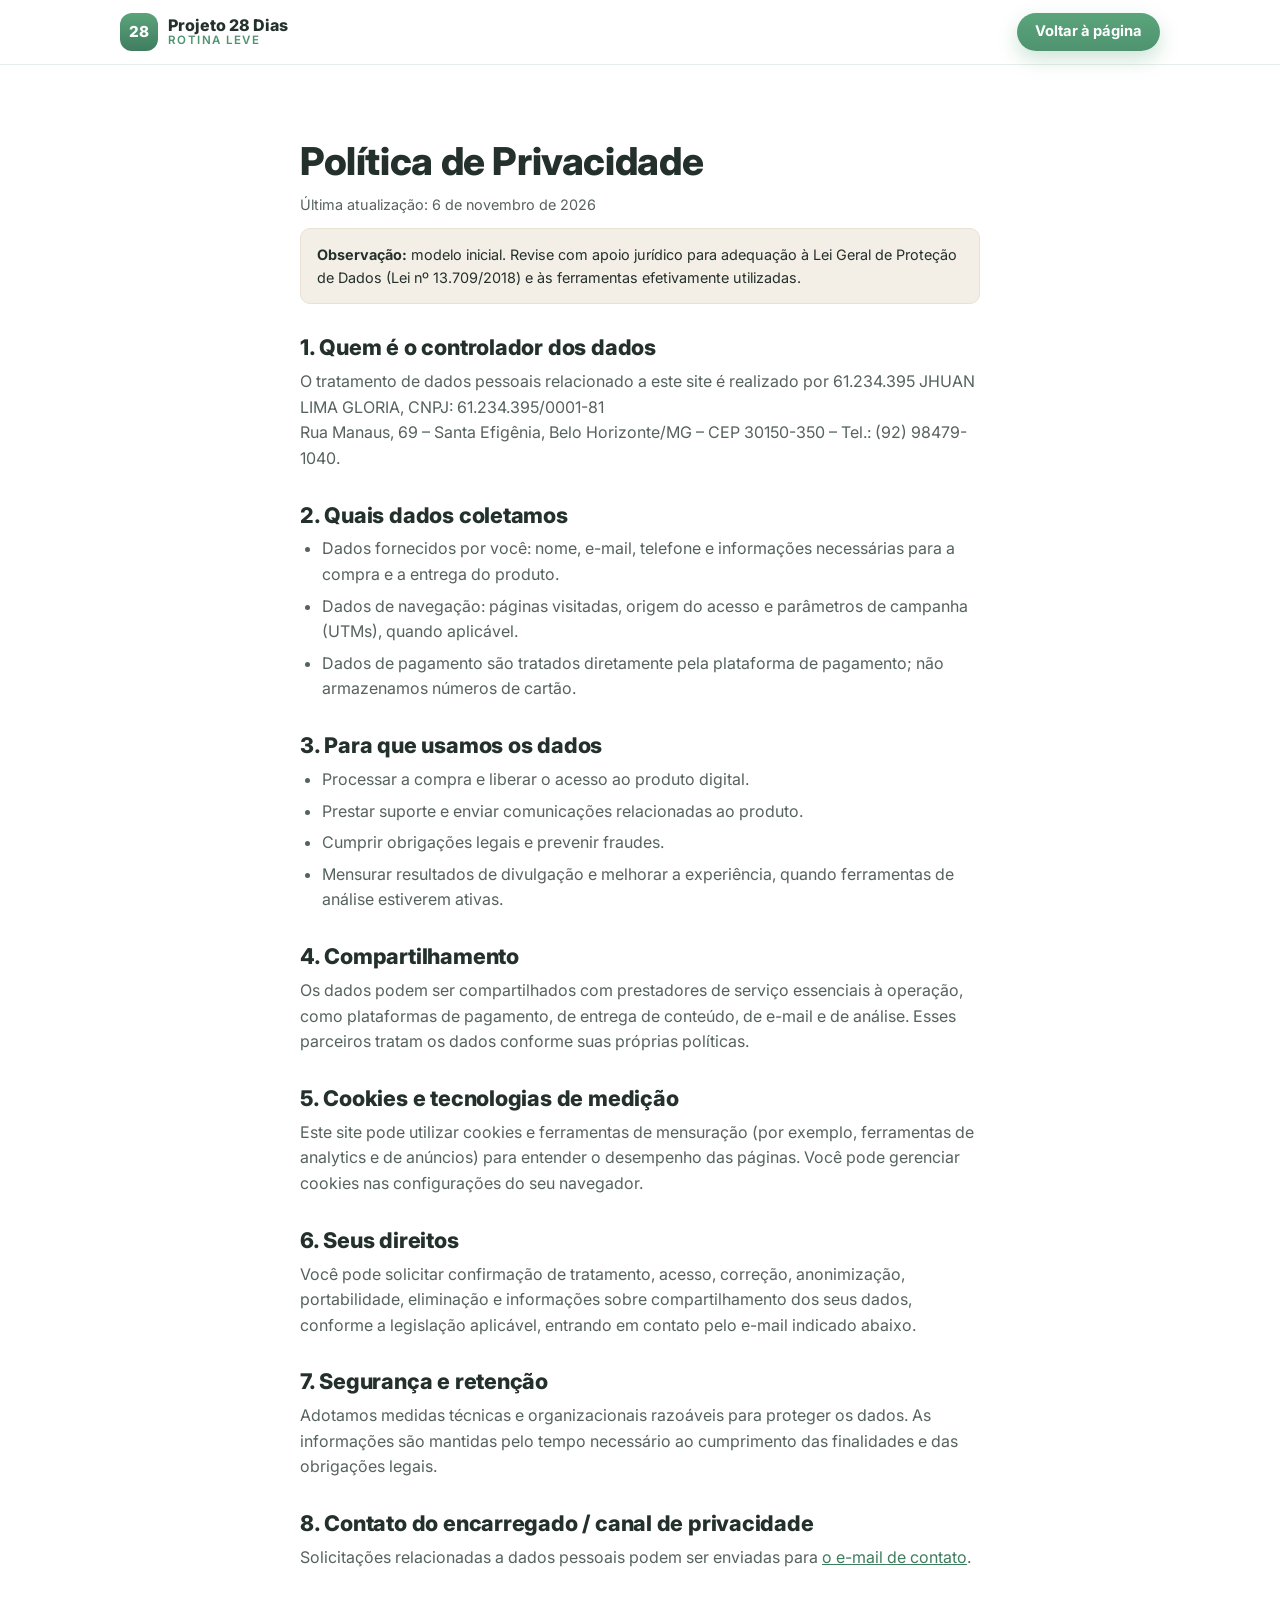
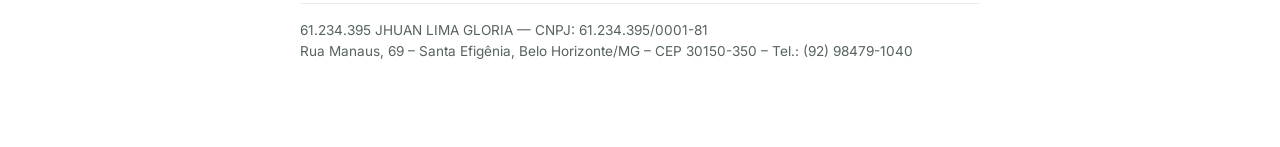
<file: privacidade.html>
<!DOCTYPE html>
<html lang="pt-BR">
<head>
<meta charset="UTF-8" />
<meta name="viewport" content="width=device-width, initial-scale=1.0" />
<meta name="robots" content="noindex" />
<title>Política de Privacidade | Projeto 28 Dias – Rotina Leve</title>
<meta name="description" content="Política de Privacidade do Projeto 28 Dias – Rotina Leve." />
<link rel="icon" href="favicon.svg" type="image/svg+xml" />
<link rel="preconnect" href="https://fonts.googleapis.com" />
<link rel="preconnect" href="https://fonts.gstatic.com" crossorigin />
<link href="https://fonts.googleapis.com/css2?family=Inter:wght@400;500;600;700;800&display=swap" rel="stylesheet" />
<link rel="stylesheet" href="styles.css" />
<link rel="stylesheet" href="legal.css" />
</head>
<body>
<header class="site-header">
  <div class="container site-header__inner">
    <a href="index.html" class="brand">
      <span class="brand__mark" aria-hidden="true">28</span>
      <span class="brand__text">Projeto 28 Dias<small>Rotina Leve</small></span>
    </a>
    <a href="index.html" class="btn btn--sm btn--primary">Voltar à página</a>
  </div>
</header>

<main class="legal container container--narrow">
  <h1>Política de Privacidade</h1>
  <p class="legal__updated">Última atualização: <span class="js-legal-date">6 de novembro de 2026</span></p>

  <div class="legal__note">
    <strong>Observação:</strong> modelo inicial. Revise com apoio jurídico para adequação à Lei Geral de Proteção de Dados (Lei nº 13.709/2018) e às ferramentas efetivamente utilizadas.
  </div>

  <h2>1. Quem é o controlador dos dados</h2>
  <p>O tratamento de dados pessoais relacionado a este site é realizado por <span class="js-company-name">61.234.395 JHUAN LIMA GLORIA</span>, <span class="js-company-doc">CNPJ: 61.234.395/0001-81</span><br>
    <span class="js-company-address">Rua Manaus, 69 – Santa Efigênia, Belo Horizonte/MG – CEP 30150-350 – Tel.: (92) 98479-1040</span>.</p>

  <h2>2. Quais dados coletamos</h2>
  <ul>
    <li>Dados fornecidos por você: nome, e-mail, telefone e informações necessárias para a compra e a entrega do produto.</li>
    <li>Dados de navegação: páginas visitadas, origem do acesso e parâmetros de campanha (UTMs), quando aplicável.</li>
    <li>Dados de pagamento são tratados diretamente pela plataforma de pagamento; não armazenamos números de cartão.</li>
  </ul>

  <h2>3. Para que usamos os dados</h2>
  <ul>
    <li>Processar a compra e liberar o acesso ao produto digital.</li>
    <li>Prestar suporte e enviar comunicações relacionadas ao produto.</li>
    <li>Cumprir obrigações legais e prevenir fraudes.</li>
    <li>Mensurar resultados de divulgação e melhorar a experiência, quando ferramentas de análise estiverem ativas.</li>
  </ul>

  <h2>4. Compartilhamento</h2>
  <p>Os dados podem ser compartilhados com prestadores de serviço essenciais à operação, como plataformas de pagamento, de entrega de conteúdo, de e-mail e de análise. Esses parceiros tratam os dados conforme suas próprias políticas.</p>

  <h2>5. Cookies e tecnologias de medição</h2>
  <p>Este site pode utilizar cookies e ferramentas de mensuração (por exemplo, ferramentas de analytics e de anúncios) para entender o desempenho das páginas. Você pode gerenciar cookies nas configurações do seu navegador.</p>

  <h2>6. Seus direitos</h2>
  <p>Você pode solicitar confirmação de tratamento, acesso, correção, anonimização, portabilidade, eliminação e informações sobre compartilhamento dos seus dados, conforme a legislação aplicável, entrando em contato pelo e-mail indicado abaixo.</p>

  <h2>7. Segurança e retenção</h2>
  <p>Adotamos medidas técnicas e organizacionais razoáveis para proteger os dados. As informações são mantidas pelo tempo necessário ao cumprimento das finalidades e das obrigações legais.</p>

  <h2>8. Contato do encarregado / canal de privacidade</h2>
  <p>Solicitações relacionadas a dados pessoais podem ser enviadas para <a class="js-contact-link" href="#">o e-mail de contato</a>.</p>

  <hr />
  <p class="legal__company">
    <span class="js-company-name">61.234.395 JHUAN LIMA GLORIA</span> —
    <span class="js-company-doc">CNPJ: 61.234.395/0001-81</span><br>
    <span class="js-company-address">Rua Manaus, 69 – Santa Efigênia, Belo Horizonte/MG – CEP 30150-350 – Tel.: (92) 98479-1040</span>
  </p>
</main>

<script src="script.js"></script>
</body>
</html>
</file>
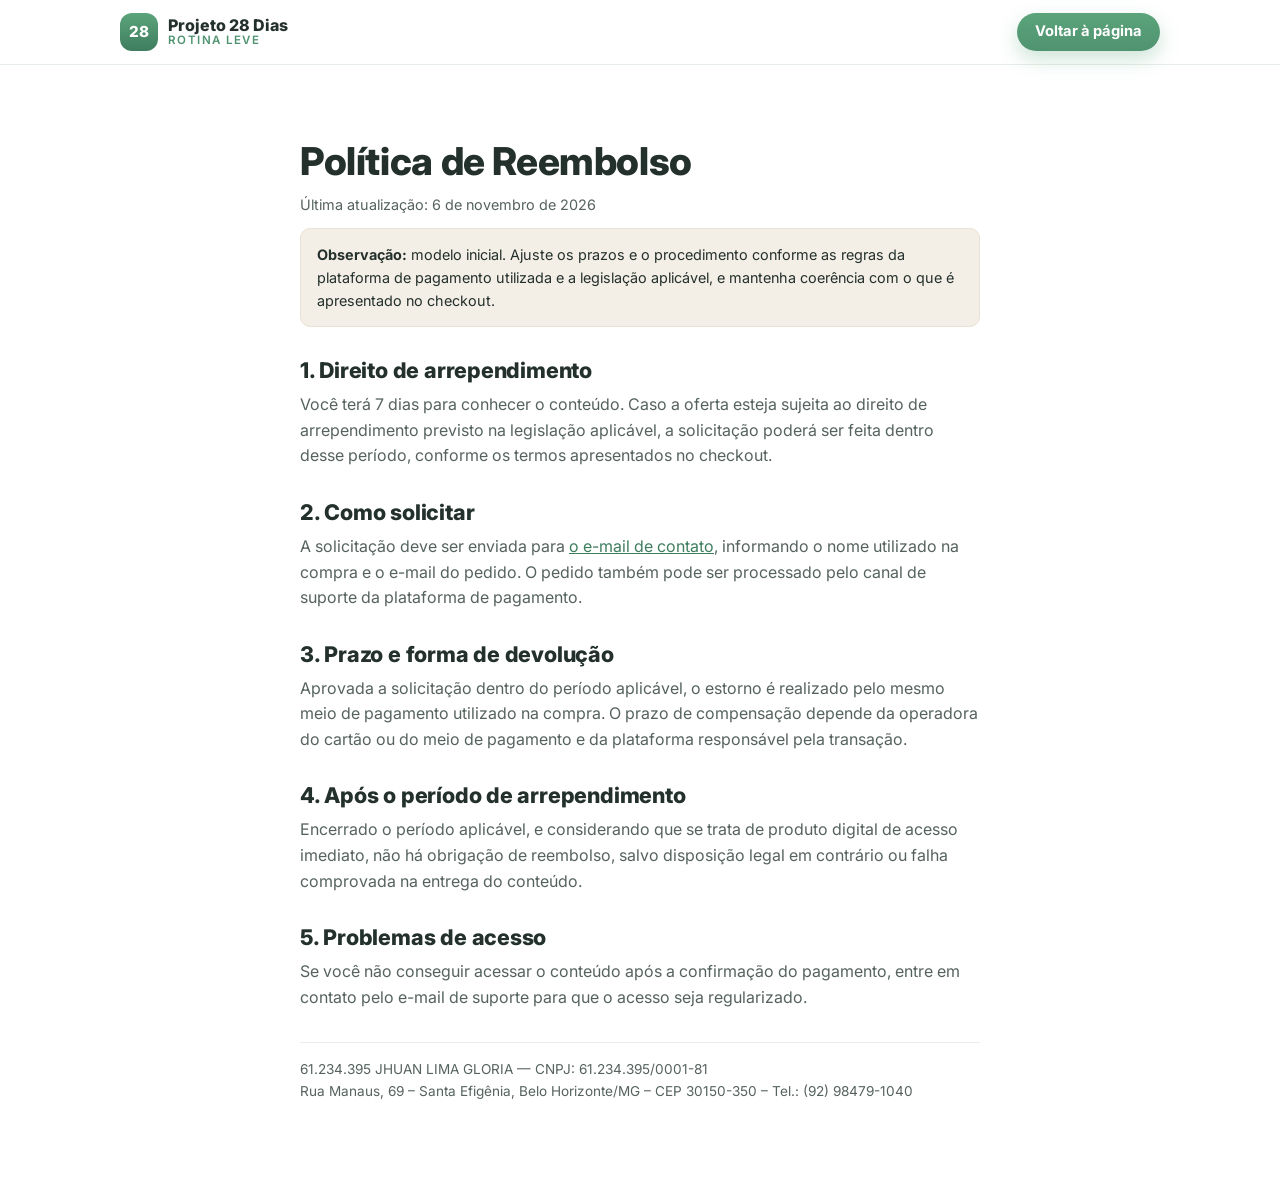
<file: reembolso.html>
<!DOCTYPE html>
<html lang="pt-BR">
<head>
<meta charset="UTF-8" />
<meta name="viewport" content="width=device-width, initial-scale=1.0" />
<meta name="robots" content="noindex" />
<title>Política de Reembolso | Projeto 28 Dias – Rotina Leve</title>
<meta name="description" content="Política de Reembolso do Projeto 28 Dias – Rotina Leve." />
<link rel="icon" href="favicon.svg" type="image/svg+xml" />
<link rel="preconnect" href="https://fonts.googleapis.com" />
<link rel="preconnect" href="https://fonts.gstatic.com" crossorigin />
<link href="https://fonts.googleapis.com/css2?family=Inter:wght@400;500;600;700;800&display=swap" rel="stylesheet" />
<link rel="stylesheet" href="styles.css" />
<link rel="stylesheet" href="legal.css" />
</head>
<body>
<header class="site-header">
  <div class="container site-header__inner">
    <a href="index.html" class="brand">
      <span class="brand__mark" aria-hidden="true">28</span>
      <span class="brand__text">Projeto 28 Dias<small>Rotina Leve</small></span>
    </a>
    <a href="index.html" class="btn btn--sm btn--primary">Voltar à página</a>
  </div>
</header>

<main class="legal container container--narrow">
  <h1>Política de Reembolso</h1>
  <p class="legal__updated">Última atualização: <span class="js-legal-date">6 de novembro de 2026</span></p>

  <div class="legal__note">
    <strong>Observação:</strong> modelo inicial. Ajuste os prazos e o procedimento conforme as regras da plataforma de pagamento utilizada e a legislação aplicável, e mantenha coerência com o que é apresentado no checkout.
  </div>

  <h2>1. Direito de arrependimento</h2>
  <p>Você terá 7 dias para conhecer o conteúdo. Caso a oferta esteja sujeita ao direito de arrependimento previsto na legislação aplicável, a solicitação poderá ser feita dentro desse período, conforme os termos apresentados no checkout.</p>

  <h2>2. Como solicitar</h2>
  <p>A solicitação deve ser enviada para <a class="js-contact-link" href="#">o e-mail de contato</a>, informando o nome utilizado na compra e o e-mail do pedido. O pedido também pode ser processado pelo canal de suporte da plataforma de pagamento.</p>

  <h2>3. Prazo e forma de devolução</h2>
  <p>Aprovada a solicitação dentro do período aplicável, o estorno é realizado pelo mesmo meio de pagamento utilizado na compra. O prazo de compensação depende da operadora do cartão ou do meio de pagamento e da plataforma responsável pela transação.</p>

  <h2>4. Após o período de arrependimento</h2>
  <p>Encerrado o período aplicável, e considerando que se trata de produto digital de acesso imediato, não há obrigação de reembolso, salvo disposição legal em contrário ou falha comprovada na entrega do conteúdo.</p>

  <h2>5. Problemas de acesso</h2>
  <p>Se você não conseguir acessar o conteúdo após a confirmação do pagamento, entre em contato pelo e-mail de suporte para que o acesso seja regularizado.</p>

  <hr />
  <p class="legal__company">
    <span class="js-company-name">61.234.395 JHUAN LIMA GLORIA</span> —
    <span class="js-company-doc">CNPJ: 61.234.395/0001-81</span><br>
    <span class="js-company-address">Rua Manaus, 69 – Santa Efigênia, Belo Horizonte/MG – CEP 30150-350 – Tel.: (92) 98479-1040</span>
  </p>
</main>

<script src="script.js"></script>
</body>
</html>
</file>
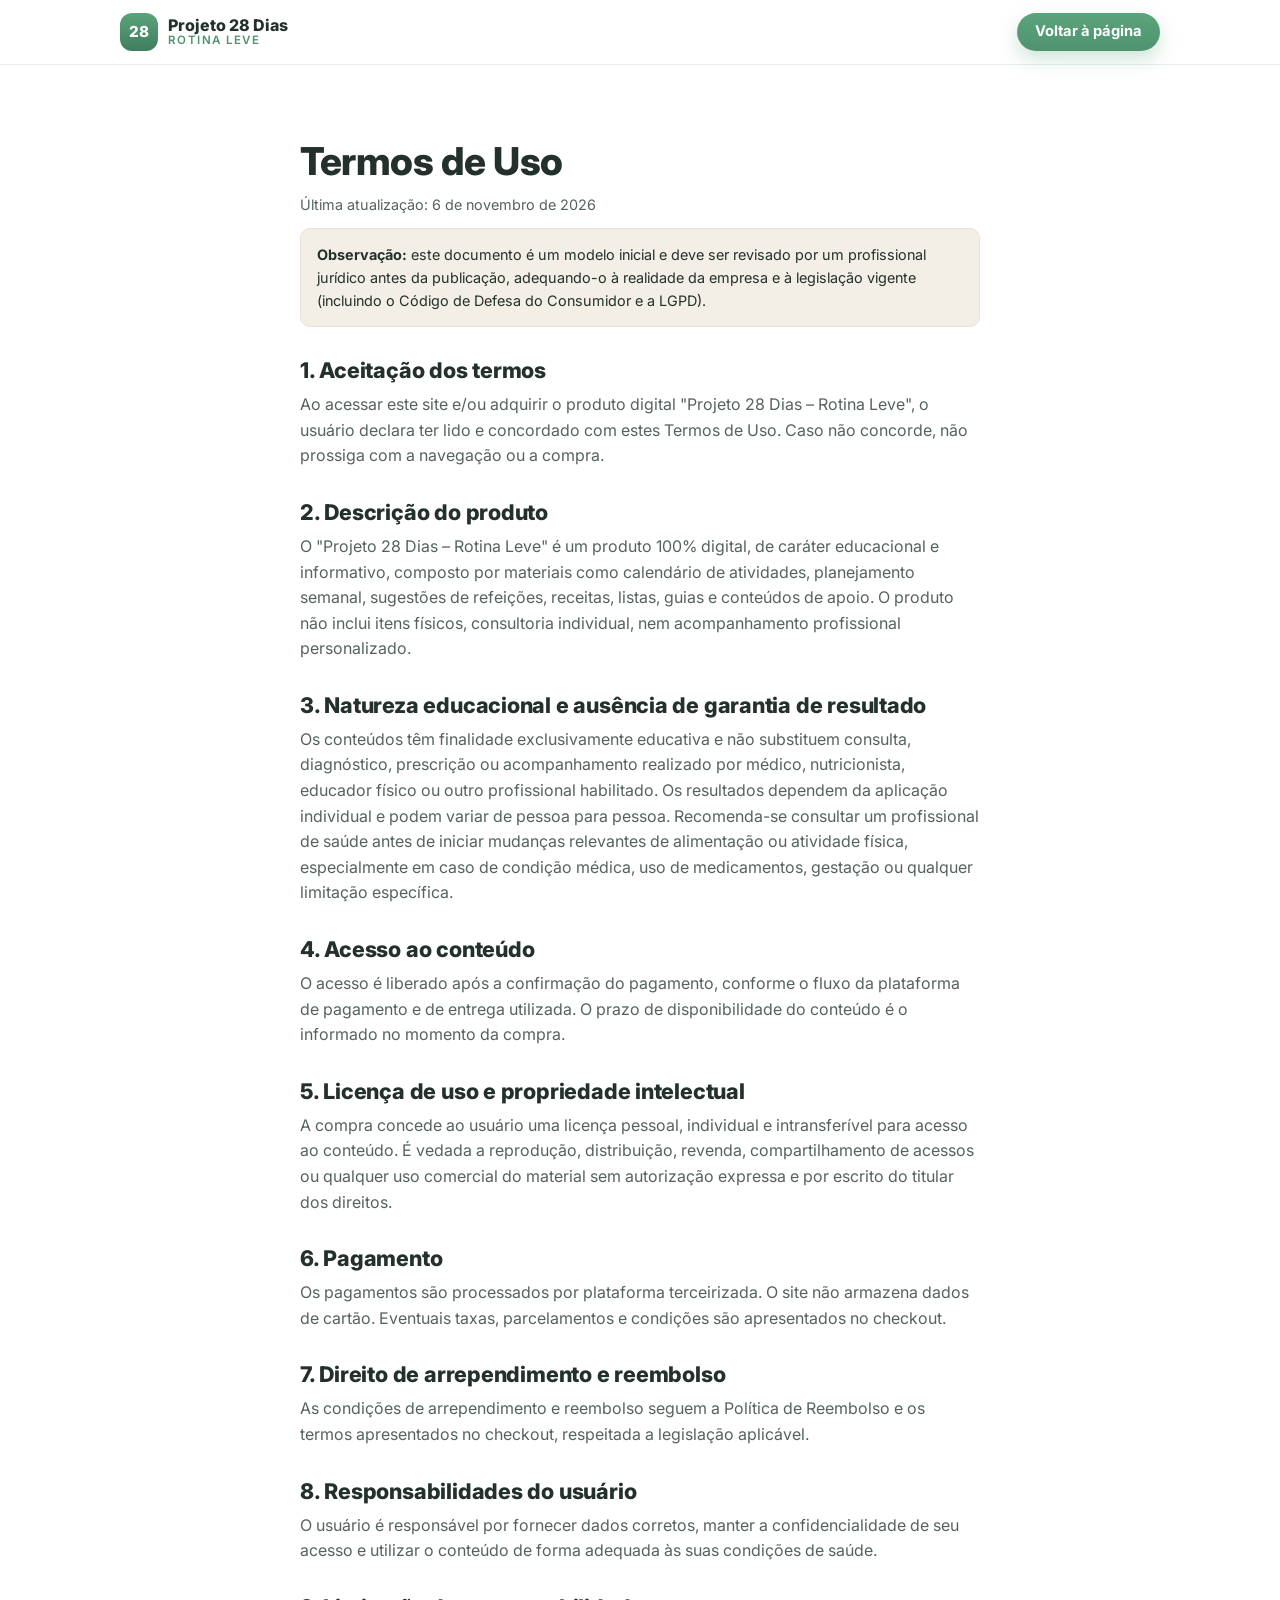
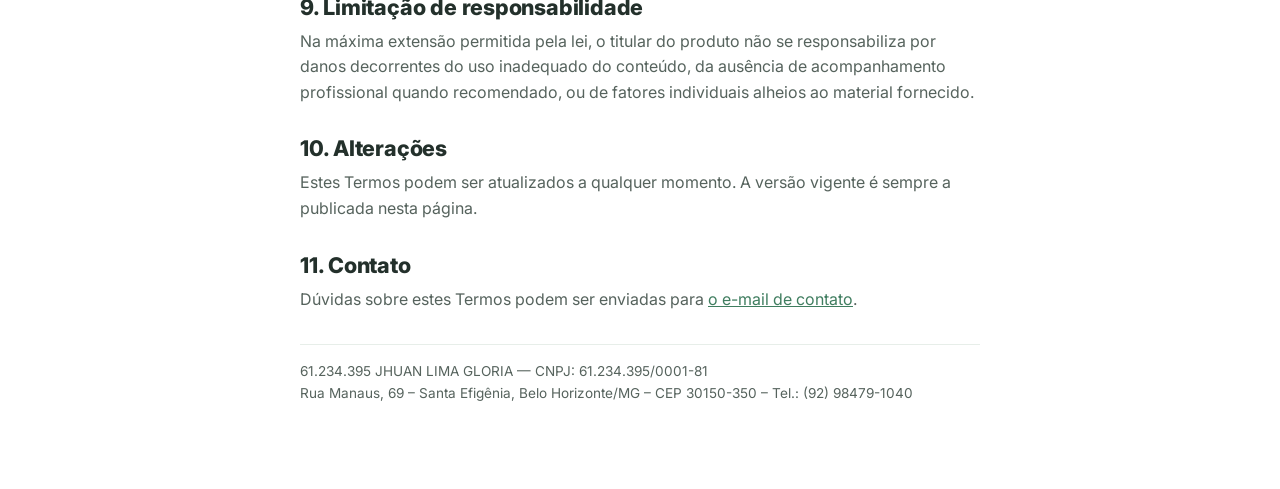
<file: termos.html>
<!DOCTYPE html>
<html lang="pt-BR">
<head>
<meta charset="UTF-8" />
<meta name="viewport" content="width=device-width, initial-scale=1.0" />
<meta name="robots" content="noindex" />
<title>Termos de Uso | Projeto 28 Dias – Rotina Leve</title>
<meta name="description" content="Termos de Uso do Projeto 28 Dias – Rotina Leve." />
<link rel="icon" href="favicon.svg" type="image/svg+xml" />
<link rel="preconnect" href="https://fonts.googleapis.com" />
<link rel="preconnect" href="https://fonts.gstatic.com" crossorigin />
<link href="https://fonts.googleapis.com/css2?family=Inter:wght@400;500;600;700;800&display=swap" rel="stylesheet" />
<link rel="stylesheet" href="styles.css" />
<link rel="stylesheet" href="legal.css" />
</head>
<body>
<header class="site-header">
  <div class="container site-header__inner">
    <a href="index.html" class="brand">
      <span class="brand__mark" aria-hidden="true">28</span>
      <span class="brand__text">Projeto 28 Dias<small>Rotina Leve</small></span>
    </a>
    <a href="index.html" class="btn btn--sm btn--primary">Voltar à página</a>
  </div>
</header>

<main class="legal container container--narrow">
  <h1>Termos de Uso</h1>
  <p class="legal__updated">Última atualização: <span class="js-legal-date">6 de novembro de 2026</span></p>

  <div class="legal__note">
    <strong>Observação:</strong> este documento é um modelo inicial e deve ser revisado por um profissional jurídico antes da publicação, adequando-o à realidade da empresa e à legislação vigente (incluindo o Código de Defesa do Consumidor e a LGPD).
  </div>

  <h2>1. Aceitação dos termos</h2>
  <p>Ao acessar este site e/ou adquirir o produto digital "Projeto 28 Dias – Rotina Leve", o usuário declara ter lido e concordado com estes Termos de Uso. Caso não concorde, não prossiga com a navegação ou a compra.</p>

  <h2>2. Descrição do produto</h2>
  <p>O "Projeto 28 Dias – Rotina Leve" é um produto 100% digital, de caráter educacional e informativo, composto por materiais como calendário de atividades, planejamento semanal, sugestões de refeições, receitas, listas, guias e conteúdos de apoio. O produto não inclui itens físicos, consultoria individual, nem acompanhamento profissional personalizado.</p>

  <h2>3. Natureza educacional e ausência de garantia de resultado</h2>
  <p>Os conteúdos têm finalidade exclusivamente educativa e não substituem consulta, diagnóstico, prescrição ou acompanhamento realizado por médico, nutricionista, educador físico ou outro profissional habilitado. Os resultados dependem da aplicação individual e podem variar de pessoa para pessoa. Recomenda-se consultar um profissional de saúde antes de iniciar mudanças relevantes de alimentação ou atividade física, especialmente em caso de condição médica, uso de medicamentos, gestação ou qualquer limitação específica.</p>

  <h2>4. Acesso ao conteúdo</h2>
  <p>O acesso é liberado após a confirmação do pagamento, conforme o fluxo da plataforma de pagamento e de entrega utilizada. O prazo de disponibilidade do conteúdo é o informado no momento da compra.</p>

  <h2>5. Licença de uso e propriedade intelectual</h2>
  <p>A compra concede ao usuário uma licença pessoal, individual e intransferível para acesso ao conteúdo. É vedada a reprodução, distribuição, revenda, compartilhamento de acessos ou qualquer uso comercial do material sem autorização expressa e por escrito do titular dos direitos.</p>

  <h2>6. Pagamento</h2>
  <p>Os pagamentos são processados por plataforma terceirizada. O site não armazena dados de cartão. Eventuais taxas, parcelamentos e condições são apresentados no checkout.</p>

  <h2>7. Direito de arrependimento e reembolso</h2>
  <p>As condições de arrependimento e reembolso seguem a Política de Reembolso e os termos apresentados no checkout, respeitada a legislação aplicável.</p>

  <h2>8. Responsabilidades do usuário</h2>
  <p>O usuário é responsável por fornecer dados corretos, manter a confidencialidade de seu acesso e utilizar o conteúdo de forma adequada às suas condições de saúde.</p>

  <h2>9. Limitação de responsabilidade</h2>
  <p>Na máxima extensão permitida pela lei, o titular do produto não se responsabiliza por danos decorrentes do uso inadequado do conteúdo, da ausência de acompanhamento profissional quando recomendado, ou de fatores individuais alheios ao material fornecido.</p>

  <h2>10. Alterações</h2>
  <p>Estes Termos podem ser atualizados a qualquer momento. A versão vigente é sempre a publicada nesta página.</p>

  <h2>11. Contato</h2>
  <p>Dúvidas sobre estes Termos podem ser enviadas para <a class="js-contact-link" href="#">o e-mail de contato</a>.</p>

  <hr />
  <p class="legal__company">
    <span class="js-company-name">61.234.395 JHUAN LIMA GLORIA</span> —
    <span class="js-company-doc">CNPJ: 61.234.395/0001-81</span><br>
    <span class="js-company-address">Rua Manaus, 69 – Santa Efigênia, Belo Horizonte/MG – CEP 30150-350 – Tel.: (92) 98479-1040</span>
  </p>
</main>

<script src="script.js"></script>
</body>
</html>
</file>
<file: styles.css>
/* =====================================================================
   Projeto 28 Dias – Rotina Leve
   Estilos — mobile first
   Paleta: branco / tons claros / verde suave / bege discreto
   ===================================================================== */

:root {
  /* Cores */
  --green-900: #2f5d47;
  --green-700: #3f7d5f;
  --green-600: #4f9370;
  --green-500: #5ba47b;   /* verde principal */
  --green-300: #a9d3bd;
  --green-100: #e6f2ec;
  --green-50:  #f2f9f5;

  --beige-200: #e9e1d3;
  --beige-100: #f4efe6;   /* bege discreto */

  --ink:       #23302b;   /* texto principal */
  --ink-soft:  #56635d;   /* texto secundário */
  --line:      #e7eee9;
  --white:     #ffffff;
  --bg:        #ffffff;

  --danger:    #c0574f;

  /* Tipografia */
  --font: "Inter", -apple-system, BlinkMacSystemFont, "Segoe UI", Roboto, Helvetica, Arial, sans-serif;

  /* Layout */
  --radius:     16px;
  --radius-sm:  10px;
  --radius-lg:  24px;
  --shadow-sm:  0 2px 8px rgba(47, 93, 71, .06);
  --shadow-md:  0 10px 30px rgba(47, 93, 71, .10);
  --shadow-lg:  0 24px 60px rgba(47, 93, 71, .14);
  --maxw:       1120px;
  --gap:        clamp(16px, 4vw, 28px);
}

/* ---------- Reset ---------- */
*, *::before, *::after { box-sizing: border-box; margin: 0; padding: 0; }
html { scroll-behavior: smooth; -webkit-text-size-adjust: 100%; }
body {
  font-family: var(--font);
  color: var(--ink);
  background: var(--bg);
  line-height: 1.6;
  font-size: 16px;
  overflow-x: hidden;
}
img { max-width: 100%; display: block; height: auto; }
a { color: inherit; text-decoration: none; }
button { font-family: inherit; cursor: pointer; border: 0; background: none; }
ul, ol { list-style: none; }
h1, h2, h3 { line-height: 1.25; font-weight: 800; letter-spacing: -0.01em; }
strong { font-weight: 700; }

/* ---------- Utilitários ---------- */
.container {
  width: 100%;
  max-width: var(--maxw);
  margin-inline: auto;
  padding-inline: clamp(18px, 5vw, 40px);
}
.container--narrow { max-width: 760px; }

.section {
  padding-block: clamp(48px, 9vw, 92px);
  scroll-margin-top: 76px;
}
.section--tint { background: var(--green-50); }

.section__title {
  font-size: clamp(1.5rem, 5.2vw, 2.4rem);
  text-align: center;
  max-width: 20ch;
  margin-inline: auto;
  margin-bottom: clamp(24px, 5vw, 44px);
  text-wrap: balance;
}
.section__lead,
.section__closing {
  text-align: center;
  color: var(--ink-soft);
  max-width: 60ch;
  margin-inline: auto;
  font-size: clamp(1rem, 2.6vw, 1.12rem);
}
.section__lead { margin-bottom: clamp(28px, 5vw, 44px); }
.section__closing {
  margin-top: clamp(24px, 5vw, 40px);
  font-size: clamp(1.05rem, 3vw, 1.25rem);
  color: var(--ink);
  font-weight: 500;
}

/* ---------- Ícones ---------- */
.ico { width: 22px; height: 22px; flex: none; color: var(--green-600); }
.ico--lg { width: 30px; height: 30px; }

/* ---------- Botões ---------- */
.btn {
  --btn-bg: var(--green-500);
  --btn-fg: #fff;
  display: inline-flex;
  align-items: center;
  justify-content: center;
  gap: 8px;
  background: var(--btn-bg);
  color: var(--btn-fg);
  font-weight: 700;
  border-radius: 999px;
  padding: 14px 26px;
  font-size: 1rem;
  line-height: 1.2;
  text-align: center;
  transition: transform .15s ease, box-shadow .15s ease, background .15s ease;
  box-shadow: 0 8px 20px rgba(91, 164, 123, .30);
}
.btn:hover { transform: translateY(-2px); box-shadow: 0 12px 26px rgba(91, 164, 123, .38); }
.btn:active { transform: translateY(0); }
.btn:focus-visible { outline: 3px solid var(--green-300); outline-offset: 3px; }

.btn--primary { background: linear-gradient(180deg, var(--green-500), var(--green-600)); }
.btn--sm { padding: 10px 18px; font-size: .92rem; }
.btn--lg {
  padding: 18px 30px;
  font-size: clamp(1rem, 3.4vw, 1.18rem);
  font-weight: 800;
  letter-spacing: .01em;
}
.btn--block { display: flex; width: 100%; }

/* ---------- Header ---------- */
.site-header {
  position: sticky;
  top: 0;
  z-index: 40;
  background: rgba(255, 255, 255, .9);
  backdrop-filter: saturate(160%) blur(10px);
  border-bottom: 1px solid var(--line);
}
.site-header__inner {
  display: flex;
  align-items: center;
  justify-content: space-between;
  gap: 12px;
  min-height: 64px;
}
.brand { display: inline-flex; align-items: center; gap: 10px; }
.brand__mark {
  display: grid;
  place-items: center;
  width: 38px; height: 38px;
  border-radius: 12px;
  background: linear-gradient(180deg, var(--green-500), var(--green-700));
  color: #fff;
  font-weight: 800;
  font-size: .95rem;
  letter-spacing: -0.02em;
}
.brand__text {
  display: flex;
  flex-direction: column;
  font-weight: 800;
  font-size: 1rem;
  line-height: 1.1;
}
.brand__text small {
  font-weight: 600;
  font-size: .72rem;
  letter-spacing: .12em;
  text-transform: uppercase;
  color: var(--green-600);
}

/* ---------- Hero ---------- */
.hero {
  background:
    radial-gradient(1000px 500px at 80% -10%, var(--green-100), transparent 60%),
    linear-gradient(180deg, var(--white), var(--green-50));
  padding-block: clamp(36px, 8vw, 80px);
}
.hero__grid {
  display: grid;
  gap: clamp(32px, 7vw, 56px);
}
.badges {
  display: flex;
  flex-wrap: wrap;
  gap: 10px;
  margin-bottom: 20px;
}
.badge {
  display: inline-flex;
  align-items: center;
  gap: 7px;
  background: #fff;
  border: 1px solid var(--green-100);
  color: var(--green-900);
  font-weight: 600;
  font-size: .82rem;
  padding: 7px 13px;
  border-radius: 999px;
  box-shadow: var(--shadow-sm);
}
.badge .ico { width: 15px; height: 15px; }

.hero__title {
  font-size: clamp(1.85rem, 5.2vw, 2.9rem);
  text-wrap: pretty;
}
.hero__subtitle {
  margin-top: 18px;
  font-size: clamp(1.02rem, 3.4vw, 1.22rem);
  color: var(--ink-soft);
  max-width: 46ch;
}
.hero__price {
  display: flex;
  align-items: baseline;
  flex-wrap: wrap;
  gap: 10px;
  margin-top: 26px;
}
.hero__price-label { color: var(--ink-soft); font-size: .95rem; }

.price { font-weight: 800; color: var(--green-900); letter-spacing: -0.02em; }
.price--lg { font-size: clamp(1.8rem, 6vw, 2.4rem); }
.price--xl { font-size: clamp(2.2rem, 8vw, 3rem); }

.hero__content .btn { margin-top: 22px; }
.hero__reassurance {
  margin-top: 14px;
  font-size: .88rem;
  color: var(--ink-soft);
  text-align: center;
}

/* Mockup */
.hero__media { display: flex; justify-content: center; }
.mockup {
  position: relative;
  width: min(440px, 92vw);
  aspect-ratio: 1 / 0.92;
  margin-inline: auto;
}
.mockup__laptop {
  position: absolute;
  left: 0; top: 8%;
  width: 84%;
}
.mockup__laptop-screen {
  background: #fff;
  border: 6px solid #1f3a2d;
  border-radius: 14px 14px 4px 4px;
  padding: 14px;
  box-shadow: var(--shadow-lg);
  aspect-ratio: 16 / 10;
}
.mockup__laptop-base {
  height: 12px;
  background: linear-gradient(180deg, #274235, #1f3a2d);
  border-radius: 0 0 12px 12px;
  width: 108%;
  margin-left: -4%;
}
.mockup__tag {
  display: inline-block;
  font-size: .68rem;
  font-weight: 700;
  text-transform: uppercase;
  letter-spacing: .08em;
  color: var(--green-700);
  margin-bottom: 8px;
}
.mockup__calendar {
  display: grid;
  grid-template-columns: repeat(7, 1fr);
  gap: 4px;
}
.mockup__calendar span {
  aspect-ratio: 1;
  border-radius: 4px;
  background: var(--green-100);
}
.mockup__calendar span:nth-child(3n) { background: var(--green-300); }

.mockup__phone {
  position: absolute;
  right: 0; bottom: 0;
  width: 33%;
  background: #fff;
  border: 5px solid #1f3a2d;
  border-radius: 20px;
  padding: 12px 10px;
  box-shadow: var(--shadow-lg);
}
.mockup__phone-list { display: grid; gap: 7px; margin-top: 6px; }
.mockup__phone-list i {
  height: 12px;
  border-radius: 4px;
  background: var(--beige-200);
}
.mockup__phone-list i:nth-child(odd) { background: var(--green-100); }

.mockup__ebook {
  position: absolute;
  left: 2%; bottom: -2%;
  width: 27%;
  aspect-ratio: 3 / 4;
  background: linear-gradient(150deg, var(--green-600), var(--green-900));
  border-radius: 6px 12px 12px 6px;
  box-shadow: var(--shadow-md);
  display: grid;
  place-items: center;
  color: #fff;
  font-weight: 700;
  font-size: .72rem;
  text-align: center;
  padding: 8px;
  line-height: 1.3;
}
.mockup__card {
  position: absolute;
  background: #fff;
  border: 1px solid var(--green-100);
  border-radius: 10px;
  box-shadow: var(--shadow-md);
  font-size: .72rem;
  font-weight: 700;
  color: var(--green-900);
  padding: 8px 11px;
}
.mockup__card--recipes { top: -3%; right: 2%; }
.mockup__card--list { top: 4%; left: 0; }

/* ---------- Grids ---------- */
.grid { display: grid; gap: var(--gap); }
.grid--cards { grid-template-columns: 1fr; }
.grid--deliverables { grid-template-columns: 1fr; }
.grid--two { grid-template-columns: 1fr; }

/* ---------- Cards ---------- */
.card {
  background: #fff;
  border: 1px solid var(--line);
  border-radius: var(--radius);
  padding: clamp(18px, 4vw, 26px);
  box-shadow: var(--shadow-sm);
}
.card p { color: var(--ink-soft); }
.card h3 {
  font-size: 1.05rem;
  margin: 12px 0 6px;
}
.card--pain {
  display: flex;
  align-items: center;
  gap: 14px;
}
.card--pain p { color: var(--ink); font-weight: 500; }

.card--deliverable { border-color: var(--green-100); }
.card--deliverable .ico--lg {
  padding: 10px;
  width: 46px; height: 46px;
  background: var(--green-50);
  border-radius: 12px;
}

.card--bonus { border-color: var(--beige-200); background: var(--beige-100); }
.card__badge {
  display: inline-block;
  background: var(--green-600);
  color: #fff;
  font-size: .74rem;
  font-weight: 700;
  letter-spacing: .06em;
  text-transform: uppercase;
  padding: 5px 11px;
  border-radius: 999px;
  margin-bottom: 12px;
}
.card__value {
  margin-top: 12px;
  font-size: .9rem;
  font-weight: 600;
  color: var(--green-900);
}
.card__value span { text-decoration: line-through; color: var(--ink-soft); font-weight: 500; }

/* ---------- Timeline ---------- */
.timeline {
  display: grid;
  gap: 16px;
  max-width: 760px;
  margin-inline: auto;
}
.timeline__item {
  position: relative;
  background: #fff;
  border: 1px solid var(--green-100);
  border-left: 4px solid var(--green-500);
  border-radius: var(--radius);
  padding: 20px 22px;
  box-shadow: var(--shadow-sm);
}
.timeline__week {
  display: inline-block;
  font-size: .78rem;
  font-weight: 700;
  text-transform: uppercase;
  letter-spacing: .1em;
  color: var(--green-600);
  margin-bottom: 6px;
}
.timeline__heading { font-size: 1.12rem; margin-bottom: 6px; }
.timeline__item p { color: var(--ink-soft); }

/* ---------- Accordion ---------- */
.accordion {
  max-width: 820px;
  margin-inline: auto;
  display: grid;
  gap: 12px;
}
.accordion__item {
  background: #fff;
  border: 1px solid var(--line);
  border-radius: var(--radius);
  overflow: hidden;
  box-shadow: var(--shadow-sm);
}
.accordion__trigger {
  width: 100%;
  display: flex;
  align-items: center;
  justify-content: space-between;
  gap: 14px;
  text-align: left;
  padding: 18px 20px;
  font-size: 1rem;
  font-weight: 700;
  color: var(--ink);
}
.accordion__num {
  display: inline-block;
  color: var(--green-600);
  font-size: .8rem;
  font-weight: 700;
  text-transform: uppercase;
  letter-spacing: .06em;
  margin-right: 8px;
}
.accordion__chevron { transition: transform .25s ease; color: var(--green-600); }
.accordion__trigger[aria-expanded="true"] .accordion__chevron { transform: rotate(180deg); }
.accordion__panel {
  max-height: 0;
  overflow: hidden;
  transition: max-height .3s ease;
}
.accordion__panel p {
  padding: 0 20px 18px;
  color: var(--ink-soft);
}

/* ---------- Painéis (para quem é) ---------- */
.panel {
  border-radius: var(--radius);
  padding: clamp(22px, 5vw, 32px);
  border: 1px solid var(--line);
}
.panel h3 {
  display: flex;
  align-items: center;
  gap: 10px;
  font-size: 1.15rem;
  margin-bottom: 16px;
}
.panel--yes { background: var(--green-50); border-color: var(--green-100); }
.panel--no  { background: var(--beige-100); border-color: var(--beige-200); }
.panel--no h3 .ico { color: var(--danger); }

.ticklist { display: grid; gap: 10px; }
.ticklist li {
  position: relative;
  padding-left: 28px;
  color: var(--ink);
}
.ticklist li::before {
  content: "";
  position: absolute;
  left: 0; top: .35em;
  width: 16px; height: 16px;
  border-radius: 50%;
  background: var(--green-500);
  box-shadow: inset 0 0 0 2px #fff, 0 0 0 1px var(--green-500);
}
.ticklist--no li::before { background: var(--danger); box-shadow: inset 0 0 0 2px #fff, 0 0 0 1px var(--danger); }

/* ---------- Steps ---------- */
.steps {
  display: grid;
  gap: 16px;
  counter-reset: step;
  max-width: 820px;
  margin-inline: auto;
}
.step {
  display: grid;
  grid-template-columns: auto 1fr;
  column-gap: 16px;
  row-gap: 4px;
  align-items: start;
  background: #fff;
  border: 1px solid var(--green-100);
  border-radius: var(--radius);
  padding: 20px 22px;
  box-shadow: var(--shadow-sm);
}
.step__num {
  grid-row: 1 / span 2;
  display: grid;
  place-items: center;
  width: 40px; height: 40px;
  border-radius: 50%;
  background: linear-gradient(180deg, var(--green-500), var(--green-700));
  color: #fff;
  font-weight: 800;
}
.step h3 { grid-column: 2; font-size: 1.05rem; margin-bottom: 4px; align-self: center; }
.step p { grid-column: 2; color: var(--ink-soft); }

/* ---------- Oferta ---------- */
.offer { background: linear-gradient(180deg, var(--green-50), var(--white)); }
.offer__box {
  max-width: 640px;
  margin-inline: auto;
  background: #fff;
  border: 1px solid var(--green-100);
  border-radius: var(--radius-lg);
  padding: clamp(26px, 6vw, 44px);
  box-shadow: var(--shadow-lg);
  text-align: center;
}
.offer__title { font-size: clamp(1.4rem, 5vw, 1.9rem); }
.offer__desc { color: var(--ink-soft); margin-top: 6px; }
.offer__list {
  display: grid;
  gap: 10px;
  text-align: left;
  margin: 24px auto;
  max-width: 460px;
}
.offer__list li {
  display: flex;
  gap: 10px;
  align-items: flex-start;
  color: var(--ink);
}
.offer__list .ico { margin-top: 3px; }
.offer__price {
  display: flex;
  flex-direction: column;
  align-items: center;
  gap: 2px;
  margin: 18px 0 22px;
}
.offer__price-label { color: var(--ink-soft); font-size: .95rem; }
.offer__note { margin-top: 14px; font-size: .85rem; color: var(--ink-soft); }

/* ---------- Garantia ---------- */
.guarantee {
  max-width: 760px;
  margin-inline: auto;
  display: grid;
  gap: 22px;
  justify-items: center;
  text-align: center;
  background: var(--beige-100);
  border: 1px solid var(--beige-200);
  border-radius: var(--radius-lg);
  padding: clamp(28px, 6vw, 44px);
}
.guarantee__seal {
  display: grid;
  place-items: center;
  width: 104px; height: 104px;
  border-radius: 50%;
  background: #fff;
  border: 3px dashed var(--green-500);
  color: var(--green-900);
}
.guarantee__seal span { font-size: 2.2rem; font-weight: 800; line-height: 1; }
.guarantee__seal small { font-size: .8rem; font-weight: 700; text-transform: uppercase; letter-spacing: .1em; }
.guarantee__text h2 { font-size: clamp(1.3rem, 4.5vw, 1.7rem); margin-bottom: 10px; }
.guarantee__text p { color: var(--ink-soft); max-width: 60ch; }

/* ---------- Aviso ---------- */
.notice-section { padding-block: clamp(32px, 6vw, 56px); }
.notice {
  background: var(--green-50);
  border: 1px solid var(--green-100);
  border-radius: var(--radius);
  padding: clamp(18px, 4vw, 26px);
  color: var(--ink-soft);
  font-size: .95rem;
}

/* ---------- Rodapé ---------- */
.site-footer {
  background: var(--green-900);
  color: #d9e7df;
  padding-block: clamp(40px, 7vw, 64px);
  font-size: .92rem;
}
.site-footer__grid {
  display: grid;
  gap: 28px;
  padding-bottom: 26px;
  border-bottom: 1px solid rgba(255,255,255,.12);
}
.brand--footer .brand__text { color: #fff; }
.brand--footer .brand__text small { color: var(--green-300); }
.site-footer__company { margin-top: 14px; line-height: 1.8; color: #b9ccc1; }
.site-footer__links { display: grid; gap: 10px; align-content: start; }
.site-footer__links a { color: #d9e7df; }
.site-footer__links a:hover { color: #fff; text-decoration: underline; }
.site-footer__disclaimer {
  margin-top: 24px;
  color: #a9bfb4;
  font-size: .84rem;
  line-height: 1.7;
}
.site-footer__copy { margin-top: 18px; color: #9db4a9; font-size: .84rem; }

/* ---------- Sticky CTA (mobile) ---------- */
.sticky-cta {
  position: fixed;
  left: 0; right: 0; bottom: 0;
  z-index: 45;
  background: rgba(255,255,255,.96);
  backdrop-filter: blur(10px);
  border-top: 1px solid var(--line);
  box-shadow: 0 -6px 24px rgba(47,93,71,.10);
  padding: 10px 0 calc(10px + env(safe-area-inset-bottom));
}
.sticky-cta__inner {
  display: flex;
  align-items: center;
  justify-content: space-between;
  gap: 14px;
}
.sticky-cta__price { display: flex; flex-direction: column; line-height: 1.2; }
.sticky-cta__price small { font-size: .72rem; color: var(--ink-soft); }
.sticky-cta__price strong { font-size: 1.1rem; color: var(--green-900); }
.sticky-cta .btn { padding: 12px 20px; white-space: nowrap; }

/* ---------- Reveal (animação de entrada) ---------- */
.reveal {
  opacity: 0;
  transform: translateY(18px);
  transition: opacity .6s ease, transform .6s ease;
  will-change: opacity, transform;
}
.reveal.is-visible { opacity: 1; transform: none; }

/* ===================================================================
   BREAKPOINTS
   =================================================================== */
@media (max-width: 899px) {
  /* espaço para o CTA fixo não cobrir o rodapé */
  body { padding-bottom: 76px; }
}

@media (min-width: 640px) {
  .grid--cards { grid-template-columns: repeat(2, 1fr); }
  .grid--deliverables { grid-template-columns: repeat(2, 1fr); }
  .grid--two { grid-template-columns: 1fr 1fr; }
  .steps { grid-template-columns: 1fr 1fr; }
  .hero__reassurance { text-align: left; }
  .hero__content .btn--block { width: auto; display: inline-flex; }
}

@media (min-width: 900px) {
  .grid--deliverables { grid-template-columns: repeat(3, 1fr); }
  .timeline {
    grid-template-columns: 1fr 1fr;
    max-width: 900px;
  }
  .site-footer__grid { grid-template-columns: 1.4fr 1fr; }
  .sticky-cta { display: none; }
}

@media (min-width: 1000px) {
  .hero__grid {
    grid-template-columns: 1.05fr .95fr;
    align-items: center;
  }
  .hero__content .btn--block { width: auto; display: inline-flex; }
}

@media (min-width: 1100px) {
  .grid--cards { grid-template-columns: repeat(3, 1fr); }
}

/* ---------- Preferências de movimento ---------- */
@media (prefers-reduced-motion: reduce) {
  html { scroll-behavior: auto; }
  .reveal { opacity: 1; transform: none; transition: none; }
  .btn:hover { transform: none; }
  .accordion__panel { transition: none; }
}
</file>
<file: legal.css>
/* Estilos das páginas institucionais (Termos, Privacidade, Reembolso) */
.legal {
  padding-block: clamp(40px, 8vw, 72px);
}
.legal h1 {
  font-size: clamp(1.7rem, 6vw, 2.4rem);
  margin-bottom: 8px;
}
.legal h2 {
  font-size: clamp(1.1rem, 3.4vw, 1.35rem);
  margin: 30px 0 8px;
}
.legal p { color: var(--ink-soft); margin-bottom: 12px; }
.legal a { color: var(--green-700); text-decoration: underline; }
.legal__updated { font-size: .9rem; color: var(--ink-soft); margin-bottom: 24px; }
.legal__note {
  background: var(--beige-100);
  border: 1px solid var(--beige-200);
  border-radius: var(--radius-sm);
  padding: 14px 16px;
  font-size: .9rem;
  color: var(--ink);
  margin-bottom: 28px;
}
.legal hr {
  border: 0;
  border-top: 1px solid var(--line);
  margin: 32px 0 16px;
}
.legal__company { font-size: .85rem; }
.legal ul { list-style: disc; padding-left: 22px; color: var(--ink-soft); margin-bottom: 12px; }
.legal li { margin-bottom: 6px; }
</file>
